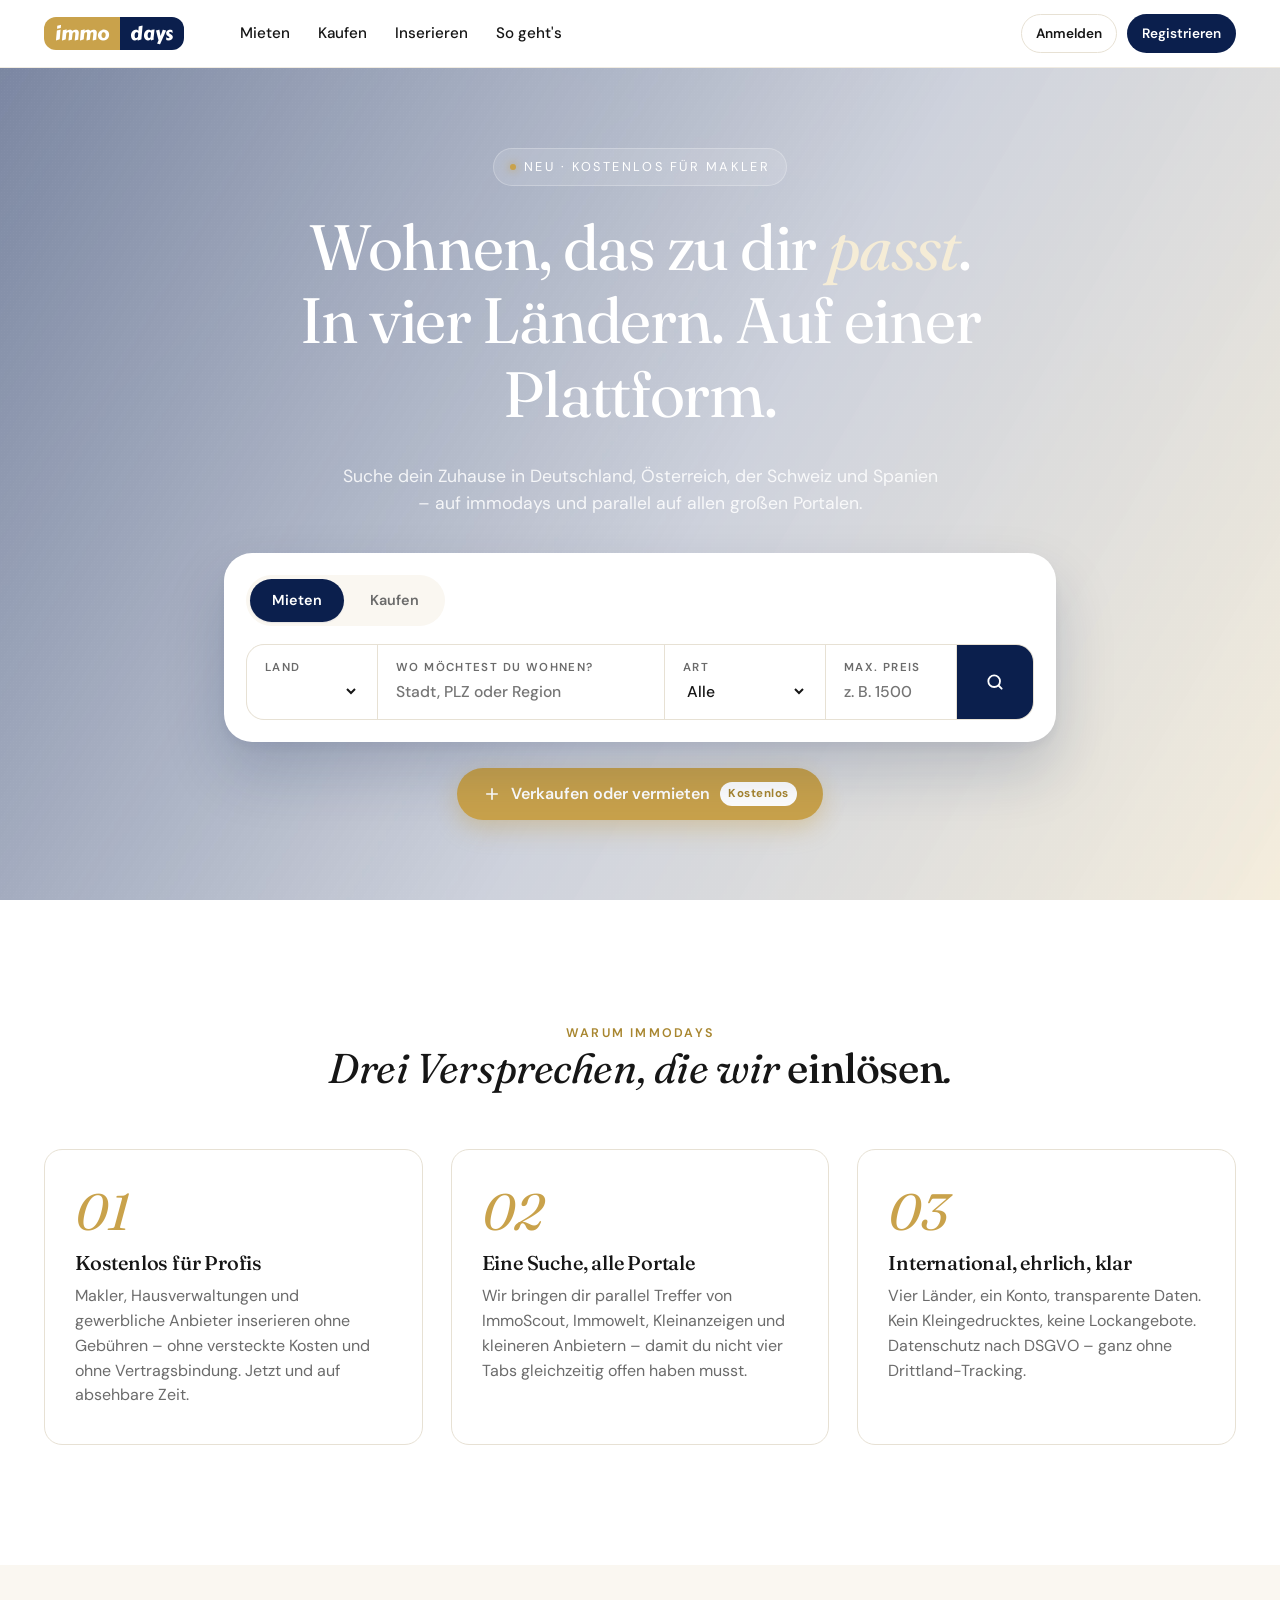
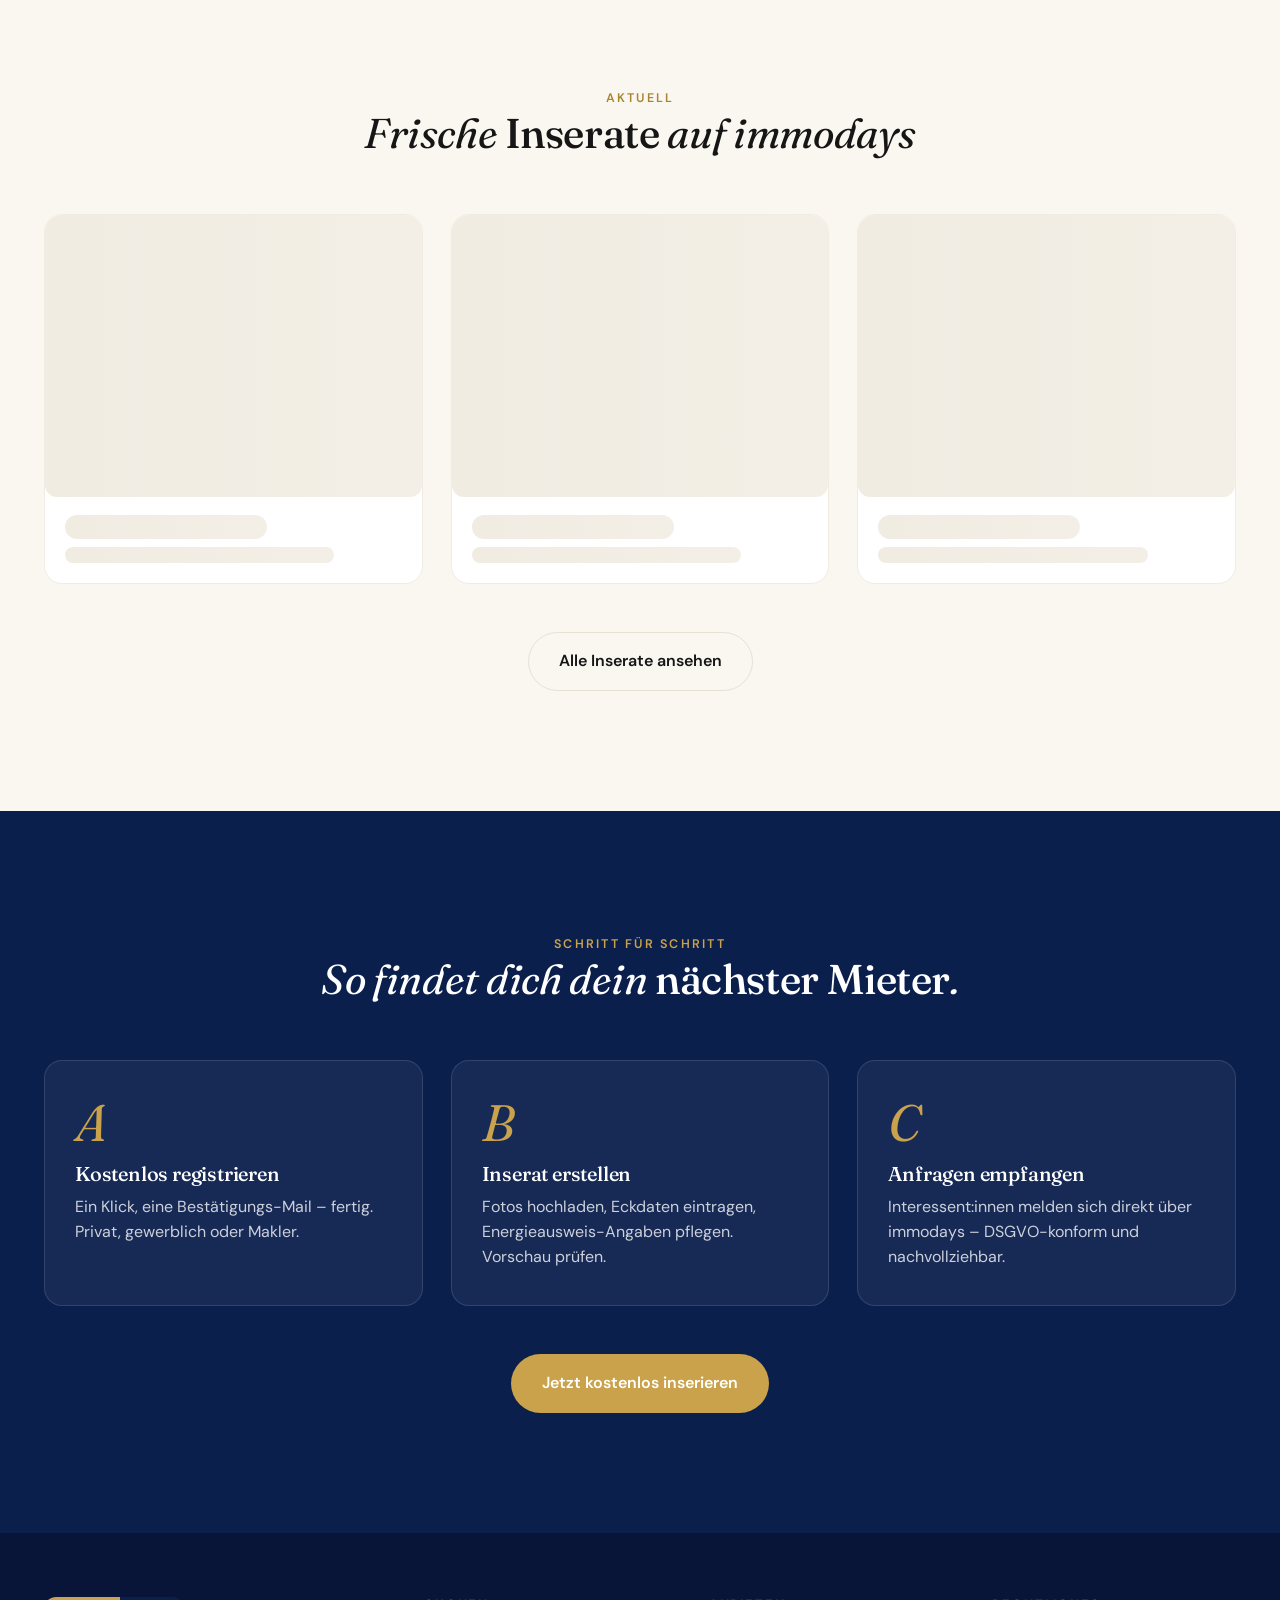
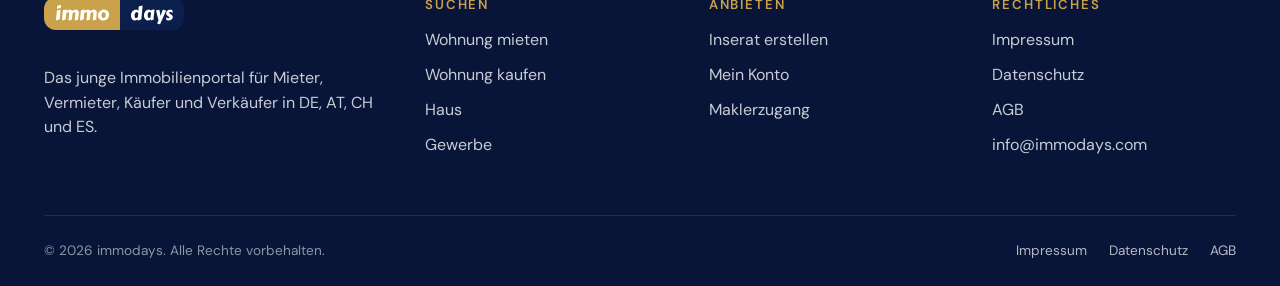
<file: index.html>
<!doctype html>
<html lang="de">
<head>
  <meta charset="utf-8" />
  <meta name="viewport" content="width=device-width, initial-scale=1" />
  <title>immodays – Immobilien finden, kostenlos inserieren</title>
  <meta name="description" content="immodays – das internationale Immobilienportal für Mieter, Vermieter, Käufer und Verkäufer. Kostenlose Inserate für Makler. Suche in Deutschland, Österreich, Schweiz und Spanien." />
  <link rel="preconnect" href="https://fonts.googleapis.com" />
  <link rel="preconnect" href="https://fonts.gstatic.com" crossorigin />
  <link rel="stylesheet" href="css/styles.css" />
  <link rel="icon" type="image/svg+xml" href="data:image/svg+xml;utf8,<svg xmlns='http://www.w3.org/2000/svg' viewBox='0 0 32 32'><rect width='16' height='32' fill='%23c9a24b'/><rect x='16' width='16' height='32' fill='%230b1f4d'/></svg>" />
</head>
<body>

<!-- ========== Navigation ========== -->
<nav class="nav">
  <div class="nav-inner">
    <a href="index.html" class="logo logo--sm" aria-label="immodays Startseite">
      <span class="logo-immo">immo</span><span class="logo-days">days</span>
    </a>
    <div class="nav-links">
      <a href="suchen.html?listing_type=rent">Mieten</a>
      <a href="suchen.html?listing_type=buy">Kaufen</a>
      <a href="inserieren.html">Inserieren</a>
      <a href="#wie-funktionierts">So geht's</a>
    </div>
    <div class="nav-actions">
      <a href="anmelden.html" class="btn btn-ghost btn-sm" data-auth="logged-out">Anmelden</a>
      <a href="registrieren.html" class="btn btn-primary btn-sm" data-auth="logged-out">Registrieren</a>
      <a href="konto.html" class="btn btn-ghost btn-sm" data-auth="logged-in" style="display:none">Mein Konto</a>
      <a href="#" class="btn btn-primary btn-sm" data-auth="logged-in" data-action="signout" style="display:none">Logout</a>
    </div>
    <button class="nav-burger" aria-label="Menü">
      <svg width="24" height="24" viewBox="0 0 24 24" fill="none" stroke="currentColor" stroke-width="2"><path d="M3 6h18M3 12h18M3 18h18"/></svg>
    </button>
  </div>
</nav>

<!-- ========== Hero ========== -->
<section class="hero">
  <div class="hero-bg" aria-hidden="true"></div>
  <div class="hero-grain" aria-hidden="true"></div>
  <div class="hero-inner">
    <span class="hero-tag">Neu · Kostenlos für Makler</span>
    <h1>
      Wohnen, das zu dir <em>passt</em>.<br />
      In vier Ländern. Auf einer Plattform.
    </h1>
    <p class="hero-sub">Suche dein Zuhause in Deutschland, Österreich, der Schweiz und Spanien – auf immodays und parallel auf allen großen Portalen.</p>

    <!-- Such-Widget -->
    <form class="search-card" id="hero-search">
      <div class="search-tabs" role="tablist">
        <button type="button" class="search-tab is-active" data-tab="rent" role="tab" aria-selected="true">Mieten</button>
        <button type="button" class="search-tab"            data-tab="buy"  role="tab" aria-selected="false">Kaufen</button>
      </div>

      <div class="search-grid">
        <div class="search-cell">
          <label for="hs-country">Land</label>
          <select id="hs-country" name="country"></select>
        </div>
        <div class="search-cell">
          <label for="hs-where">Wo möchtest du wohnen?</label>
          <input id="hs-where" name="q" type="text" placeholder="Stadt, PLZ oder Region" />
        </div>
        <div class="search-cell">
          <label for="hs-type">Art</label>
          <select id="hs-type" name="property_type">
            <option value="">Alle</option>
            <option value="apartment">Wohnung</option>
            <option value="house">Haus</option>
            <option value="land">Grundstück</option>
            <option value="commercial">Gewerbe</option>
            <option value="room">Zimmer / WG</option>
          </select>
        </div>
        <div class="search-cell">
          <label for="hs-price">Max. Preis</label>
          <input id="hs-price" name="price_max" type="number" min="0" step="50" placeholder="z. B. 1500" />
        </div>
        <button class="search-submit" type="submit" aria-label="Suchen">
          <svg viewBox="0 0 24 24" fill="none" stroke="currentColor" stroke-width="2.2" stroke-linecap="round"><circle cx="11" cy="11" r="7"/><path d="m20 20-3.5-3.5"/></svg>
        </button>
      </div>
    </form>

    <div class="hero-actions">
      <a href="inserieren.html" class="sell-cta">
        <svg width="18" height="18" viewBox="0 0 24 24" fill="none" stroke="currentColor" stroke-width="2.2" stroke-linecap="round"><path d="M12 5v14M5 12h14"/></svg>
        Verkaufen oder vermieten
        <span class="badge">Kostenlos</span>
      </a>
    </div>
  </div>
</section>

<!-- ========== USPs ========== -->
<section class="section" id="vorteile">
  <div class="container">
    <div class="section-head">
      <span class="eyebrow">Warum immodays</span>
      <h2>Drei Versprechen, die wir <b>einlösen</b>.</h2>
    </div>
    <div class="usp-grid">
      <article class="usp">
        <div class="num">01</div>
        <h3>Kostenlos für Profis</h3>
        <p>Makler, Hausverwaltungen und gewerbliche Anbieter inserieren ohne Gebühren – ohne versteckte Kosten und ohne Vertragsbindung. Jetzt und auf absehbare Zeit.</p>
      </article>
      <article class="usp">
        <div class="num">02</div>
        <h3>Eine Suche, alle Portale</h3>
        <p>Wir bringen dir parallel Treffer von ImmoScout, Immowelt, Kleinanzeigen und kleineren Anbietern – damit du nicht vier Tabs gleichzeitig offen haben musst.</p>
      </article>
      <article class="usp">
        <div class="num">03</div>
        <h3>International, ehrlich, klar</h3>
        <p>Vier Länder, ein Konto, transparente Daten. Kein Kleingedrucktes, keine Lockangebote. Datenschutz nach DSGVO – ganz ohne Drittland-Tracking.</p>
      </article>
    </div>
  </div>
</section>

<!-- ========== Featured Listings ========== -->
<section class="section section-cream">
  <div class="container">
    <div class="section-head">
      <span class="eyebrow">Aktuell</span>
      <h2>Frische <b>Inserate</b> auf immodays</h2>
    </div>
    <div class="cards-grid" id="featured-grid">
      <!-- Skeletons -->
      <div class="card"><div class="skeleton" style="aspect-ratio:4/3"></div><div class="card-body"><div class="skeleton" style="height:24px;width:60%;margin-bottom:8px"></div><div class="skeleton" style="height:16px;width:80%"></div></div></div>
      <div class="card"><div class="skeleton" style="aspect-ratio:4/3"></div><div class="card-body"><div class="skeleton" style="height:24px;width:60%;margin-bottom:8px"></div><div class="skeleton" style="height:16px;width:80%"></div></div></div>
      <div class="card"><div class="skeleton" style="aspect-ratio:4/3"></div><div class="card-body"><div class="skeleton" style="height:24px;width:60%;margin-bottom:8px"></div><div class="skeleton" style="height:16px;width:80%"></div></div></div>
    </div>
    <div style="text-align:center;margin-top:48px">
      <a href="suchen.html" class="btn btn-ghost btn-lg">Alle Inserate ansehen</a>
    </div>
  </div>
</section>

<!-- ========== So geht's ========== -->
<section class="section section-navy" id="wie-funktionierts">
  <div class="container">
    <div class="section-head">
      <span class="eyebrow">Schritt für Schritt</span>
      <h2 style="color:#fff">So findet dich dein <b>nächster Mieter</b>.</h2>
    </div>
    <div class="usp-grid" style="--c-line:transparent">
      <article class="usp" style="background:rgba(255,255,255,.05);border-color:rgba(255,255,255,.12);color:#fff">
        <div class="num">A</div>
        <h3 style="color:#fff">Kostenlos registrieren</h3>
        <p style="color:rgba(255,255,255,.78)">Ein Klick, eine Bestätigungs-Mail – fertig. Privat, gewerblich oder Makler.</p>
      </article>
      <article class="usp" style="background:rgba(255,255,255,.05);border-color:rgba(255,255,255,.12);color:#fff">
        <div class="num">B</div>
        <h3 style="color:#fff">Inserat erstellen</h3>
        <p style="color:rgba(255,255,255,.78)">Fotos hochladen, Eckdaten eintragen, Energieausweis-Angaben pflegen. Vorschau prüfen.</p>
      </article>
      <article class="usp" style="background:rgba(255,255,255,.05);border-color:rgba(255,255,255,.12);color:#fff">
        <div class="num">C</div>
        <h3 style="color:#fff">Anfragen empfangen</h3>
        <p style="color:rgba(255,255,255,.78)">Interessent:innen melden sich direkt über immodays – DSGVO-konform und nachvollziehbar.</p>
      </article>
    </div>
    <div style="text-align:center;margin-top:48px">
      <a href="inserieren.html" class="btn btn-gold btn-lg">Jetzt kostenlos inserieren</a>
    </div>
  </div>
</section>

<!-- ========== Footer ========== -->
<footer class="footer">
  <div class="container">
    <div class="footer-grid">
      <div>
        <a href="index.html" class="logo logo--sm" style="margin-bottom:18px;display:inline-flex">
          <span class="logo-immo">immo</span><span class="logo-days">days</span>
        </a>
        <p style="margin-top:18px;max-width:340px">Das junge Immobilienportal für Mieter, Vermieter, Käufer und Verkäufer in DE, AT, CH und ES.</p>
      </div>
      <div>
        <h4>Suchen</h4>
        <ul>
          <li><a href="suchen.html?listing_type=rent">Wohnung mieten</a></li>
          <li><a href="suchen.html?listing_type=buy">Wohnung kaufen</a></li>
          <li><a href="suchen.html?property_type=house">Haus</a></li>
          <li><a href="suchen.html?property_type=commercial">Gewerbe</a></li>
        </ul>
      </div>
      <div>
        <h4>Anbieten</h4>
        <ul>
          <li><a href="inserieren.html">Inserat erstellen</a></li>
          <li><a href="konto.html">Mein Konto</a></li>
          <li><a href="registrieren.html">Maklerzugang</a></li>
        </ul>
      </div>
      <div>
        <h4>Rechtliches</h4>
        <ul>
          <li><a href="impressum.html">Impressum</a></li>
          <li><a href="datenschutz.html">Datenschutz</a></li>
          <li><a href="agb.html">AGB</a></li>
          <li><a href="mailto:info@immodays.com">info@immodays.com</a></li>
        </ul>
      </div>
    </div>
    <div class="footer-bottom">
      <span>© 2026 immodays. Alle Rechte vorbehalten.</span>
      <span>
        <a href="impressum.html">Impressum</a>
        <a href="datenschutz.html">Datenschutz</a>
        <a href="agb.html">AGB</a>
      </span>
    </div>
  </div>
</footer>

<script type="module">
  import { fillCountrySelect, fmt, escapeHtml } from './js/main.js';
  import { supabase } from './js/supabase.js';

  // Country-Select befüllen
  fillCountrySelect(document.getElementById('hs-country'));

  // Tab-Toggle (mieten / kaufen)
  let listingType = 'rent';
  document.querySelectorAll('.search-tab').forEach(btn => {
    btn.addEventListener('click', () => {
      document.querySelectorAll('.search-tab').forEach(b => {
        b.classList.toggle('is-active', b === btn);
        b.setAttribute('aria-selected', b === btn);
      });
      listingType = btn.dataset.tab;
    });
  });

  // Submit
  document.getElementById('hero-search').addEventListener('submit', e => {
    e.preventDefault();
    const fd = new FormData(e.target);
    const params = new URLSearchParams({ listing_type: listingType });
    for (const [k, v] of fd.entries()) {
      if (v) params.set(k, v);
    }
    window.location.href = 'suchen.html?' + params.toString();
  });

  // Featured Listings laden
  async function loadFeatured() {
    const grid = document.getElementById('featured-grid');
    const { data, error } = await supabase
      .from('properties')
      .select('id, title, city, country, price, currency, listing_type, rooms, living_area, images, source')
      .eq('status', 'active')
      .order('created_at', { ascending: false })
      .limit(6);

    if (error || !data || data.length === 0) {
      grid.innerHTML = `
        <div class="empty-state" style="grid-column:1/-1">
          <p>Noch keine Inserate veröffentlicht. Sei der oder die Erste – <a href="inserieren.html">jetzt inserieren</a>.</p>
        </div>`;
      return;
    }

    grid.innerHTML = data.map(p => {
      const img = (p.images && p.images[0]) || 'https://images.unsplash.com/photo-1522708323590-d24dbb6b0267?w=800&q=70';
      const tag = p.listing_type === 'rent' ? 'Miete' : 'Kauf';
      const sourceTag = p.source && p.source !== 'immodays' ? `<span class="card-source">${escapeHtml(p.source)}</span>` : '';
      return `
        <a href="inserat.html?id=${p.id}" class="card">
          <div class="card-media">
            <img src="${img}" alt="${escapeHtml(p.title || '')}" loading="lazy" />
            <span class="card-tag${p.listing_type === 'buy' ? ' is-gold' : ''}">${tag}</span>
            ${sourceTag}
          </div>
          <div class="card-body">
            <div class="card-price">${fmt.price(p.price, p.currency || 'EUR')}${p.listing_type === 'rent' ? ' <small style="font-size:.7em;color:#9a9a9a">/ Monat</small>' : ''}</div>
            <div class="card-title">${escapeHtml(p.title || '')}</div>
            <div class="card-loc">${escapeHtml(p.city || '')}, ${escapeHtml(p.country || '')}</div>
            <div class="card-stats">
              ${p.rooms ? `<span>🛏 ${p.rooms} Zi.</span>` : ''}
              ${p.living_area ? `<span>📐 ${fmt.area(p.living_area)}</span>` : ''}
            </div>
          </div>
        </a>`;
    }).join('');
  }
  loadFeatured();
</script>

</body>
</html>
</file>
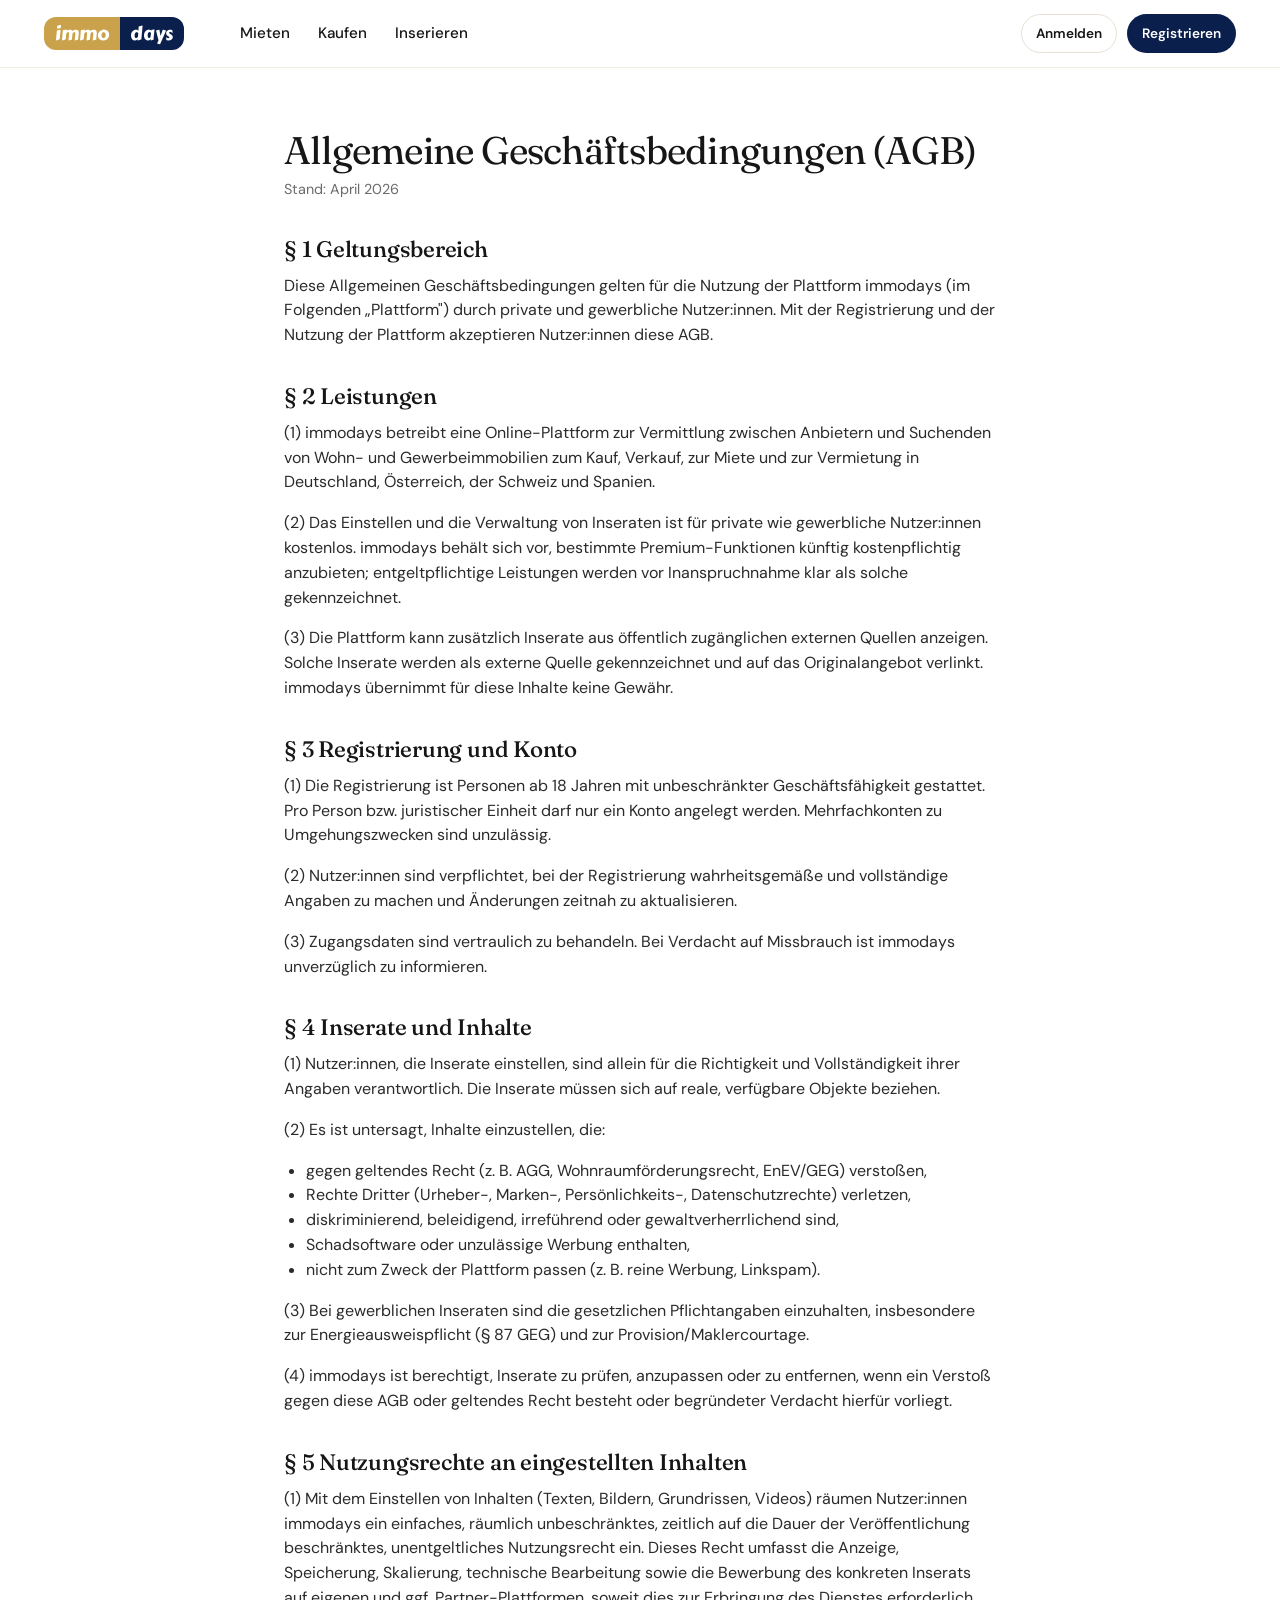
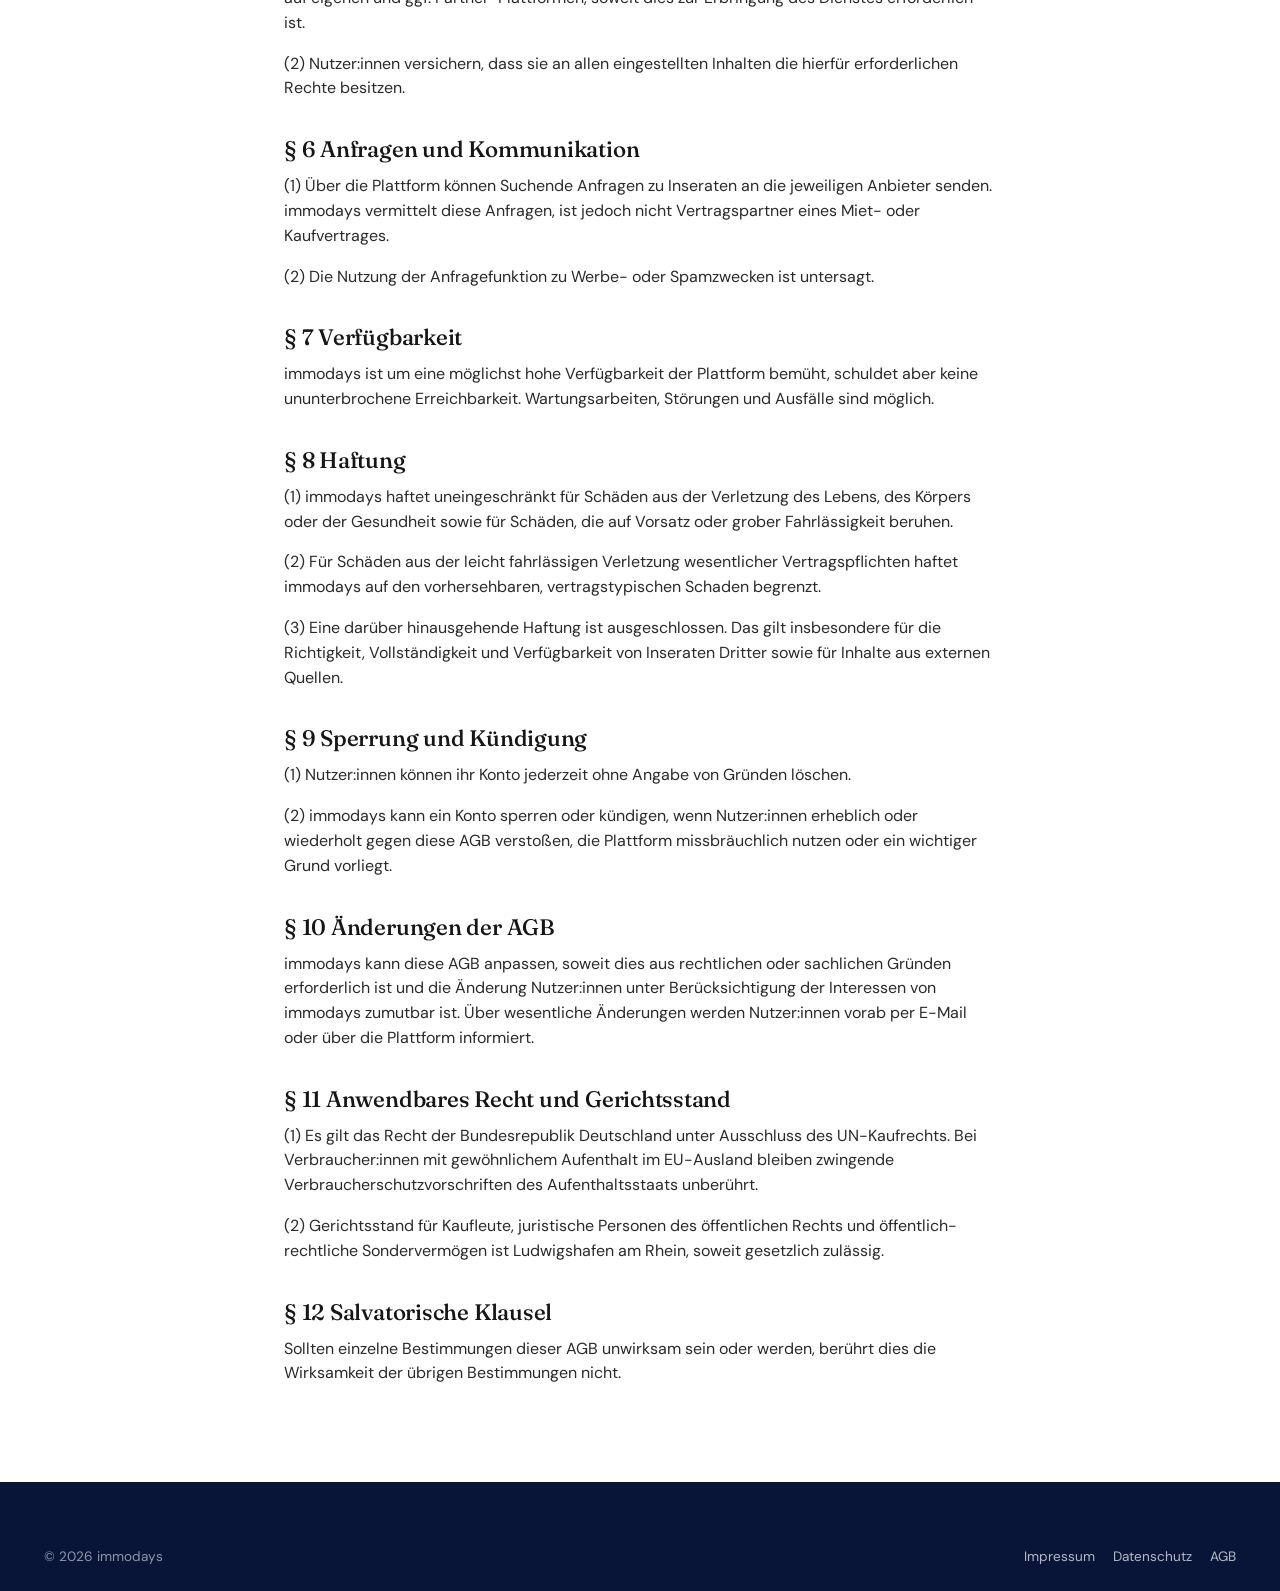
<file: agb.html>
<!doctype html>
<html lang="de">
<head>
  <meta charset="utf-8" />
  <meta name="viewport" content="width=device-width, initial-scale=1" />
  <title>AGB – immodays</title>
  <link rel="stylesheet" href="css/styles.css" />
  <link rel="icon" type="image/svg+xml" href="data:image/svg+xml;utf8,<svg xmlns='http://www.w3.org/2000/svg' viewBox='0 0 32 32'><rect width='16' height='32' fill='%23c9a24b'/><rect x='16' width='16' height='32' fill='%230b1f4d'/></svg>" />
</head>
<body>

<nav class="nav">
  <div class="nav-inner">
    <a href="index.html" class="logo logo--sm"><span class="logo-immo">immo</span><span class="logo-days">days</span></a>
    <div class="nav-links">
      <a href="suchen.html?listing_type=rent">Mieten</a>
      <a href="suchen.html?listing_type=buy">Kaufen</a>
      <a href="inserieren.html">Inserieren</a>
    </div>
    <div class="nav-actions">
      <a href="anmelden.html" class="btn btn-ghost btn-sm" data-auth="logged-out">Anmelden</a>
      <a href="registrieren.html" class="btn btn-primary btn-sm" data-auth="logged-out">Registrieren</a>
      <a href="konto.html" class="btn btn-ghost btn-sm" data-auth="logged-in" style="display:none">Mein Konto</a>
      <a href="#" class="btn btn-primary btn-sm" data-auth="logged-in" data-action="signout" style="display:none">Logout</a>
    </div>
  </div>
</nav>

<article class="legal-wrap">
  <h1>Allgemeine Geschäftsbedingungen (AGB)</h1>
  <p class="updated">Stand: April 2026</p>

  <h2>§ 1 Geltungsbereich</h2>
  <p>Diese Allgemeinen Geschäftsbedingungen gelten für die Nutzung der Plattform immodays (im Folgenden „Plattform") durch private und gewerbliche Nutzer:innen. Mit der Registrierung und der Nutzung der Plattform akzeptieren Nutzer:innen diese AGB.</p>

  <h2>§ 2 Leistungen</h2>
  <p>(1) immodays betreibt eine Online-Plattform zur Vermittlung zwischen Anbietern und Suchenden von Wohn- und Gewerbeimmobilien zum Kauf, Verkauf, zur Miete und zur Vermietung in Deutschland, Österreich, der Schweiz und Spanien.</p>
  <p>(2) Das Einstellen und die Verwaltung von Inseraten ist für private wie gewerbliche Nutzer:innen kostenlos. immodays behält sich vor, bestimmte Premium-Funktionen künftig kostenpflichtig anzubieten; entgeltpflichtige Leistungen werden vor Inanspruchnahme klar als solche gekennzeichnet.</p>
  <p>(3) Die Plattform kann zusätzlich Inserate aus öffentlich zugänglichen externen Quellen anzeigen. Solche Inserate werden als externe Quelle gekennzeichnet und auf das Originalangebot verlinkt. immodays übernimmt für diese Inhalte keine Gewähr.</p>

  <h2>§ 3 Registrierung und Konto</h2>
  <p>(1) Die Registrierung ist Personen ab 18 Jahren mit unbeschränkter Geschäftsfähigkeit gestattet. Pro Person bzw. juristischer Einheit darf nur ein Konto angelegt werden. Mehrfachkonten zu Umgehungszwecken sind unzulässig.</p>
  <p>(2) Nutzer:innen sind verpflichtet, bei der Registrierung wahrheitsgemäße und vollständige Angaben zu machen und Änderungen zeitnah zu aktualisieren.</p>
  <p>(3) Zugangsdaten sind vertraulich zu behandeln. Bei Verdacht auf Missbrauch ist immodays unverzüglich zu informieren.</p>

  <h2>§ 4 Inserate und Inhalte</h2>
  <p>(1) Nutzer:innen, die Inserate einstellen, sind allein für die Richtigkeit und Vollständigkeit ihrer Angaben verantwortlich. Die Inserate müssen sich auf reale, verfügbare Objekte beziehen.</p>
  <p>(2) Es ist untersagt, Inhalte einzustellen, die:</p>
  <ul>
    <li>gegen geltendes Recht (z. B. AGG, Wohnraumförderungsrecht, EnEV/GEG) verstoßen,</li>
    <li>Rechte Dritter (Urheber-, Marken-, Persönlichkeits-, Datenschutzrechte) verletzen,</li>
    <li>diskriminierend, beleidigend, irreführend oder gewaltverherrlichend sind,</li>
    <li>Schadsoftware oder unzulässige Werbung enthalten,</li>
    <li>nicht zum Zweck der Plattform passen (z. B. reine Werbung, Linkspam).</li>
  </ul>
  <p>(3) Bei gewerblichen Inseraten sind die gesetzlichen Pflichtangaben einzuhalten, insbesondere zur Energieausweispflicht (§ 87 GEG) und zur Provision/Maklercourtage.</p>
  <p>(4) immodays ist berechtigt, Inserate zu prüfen, anzupassen oder zu entfernen, wenn ein Verstoß gegen diese AGB oder geltendes Recht besteht oder begründeter Verdacht hierfür vorliegt.</p>

  <h2>§ 5 Nutzungsrechte an eingestellten Inhalten</h2>
  <p>(1) Mit dem Einstellen von Inhalten (Texten, Bildern, Grundrissen, Videos) räumen Nutzer:innen immodays ein einfaches, räumlich unbeschränktes, zeitlich auf die Dauer der Veröffentlichung beschränktes, unentgeltliches Nutzungsrecht ein. Dieses Recht umfasst die Anzeige, Speicherung, Skalierung, technische Bearbeitung sowie die Bewerbung des konkreten Inserats auf eigenen und ggf. Partner-Plattformen, soweit dies zur Erbringung des Dienstes erforderlich ist.</p>
  <p>(2) Nutzer:innen versichern, dass sie an allen eingestellten Inhalten die hierfür erforderlichen Rechte besitzen.</p>

  <h2>§ 6 Anfragen und Kommunikation</h2>
  <p>(1) Über die Plattform können Suchende Anfragen zu Inseraten an die jeweiligen Anbieter senden. immodays vermittelt diese Anfragen, ist jedoch nicht Vertragspartner eines Miet- oder Kaufvertrages.</p>
  <p>(2) Die Nutzung der Anfragefunktion zu Werbe- oder Spamzwecken ist untersagt.</p>

  <h2>§ 7 Verfügbarkeit</h2>
  <p>immodays ist um eine möglichst hohe Verfügbarkeit der Plattform bemüht, schuldet aber keine ununterbrochene Erreichbarkeit. Wartungsarbeiten, Störungen und Ausfälle sind möglich.</p>

  <h2>§ 8 Haftung</h2>
  <p>(1) immodays haftet uneingeschränkt für Schäden aus der Verletzung des Lebens, des Körpers oder der Gesundheit sowie für Schäden, die auf Vorsatz oder grober Fahrlässigkeit beruhen.</p>
  <p>(2) Für Schäden aus der leicht fahrlässigen Verletzung wesentlicher Vertragspflichten haftet immodays auf den vorhersehbaren, vertragstypischen Schaden begrenzt.</p>
  <p>(3) Eine darüber hinausgehende Haftung ist ausgeschlossen. Das gilt insbesondere für die Richtigkeit, Vollständigkeit und Verfügbarkeit von Inseraten Dritter sowie für Inhalte aus externen Quellen.</p>

  <h2>§ 9 Sperrung und Kündigung</h2>
  <p>(1) Nutzer:innen können ihr Konto jederzeit ohne Angabe von Gründen löschen.</p>
  <p>(2) immodays kann ein Konto sperren oder kündigen, wenn Nutzer:innen erheblich oder wiederholt gegen diese AGB verstoßen, die Plattform missbräuchlich nutzen oder ein wichtiger Grund vorliegt.</p>

  <h2>§ 10 Änderungen der AGB</h2>
  <p>immodays kann diese AGB anpassen, soweit dies aus rechtlichen oder sachlichen Gründen erforderlich ist und die Änderung Nutzer:innen unter Berücksichtigung der Interessen von immodays zumutbar ist. Über wesentliche Änderungen werden Nutzer:innen vorab per E-Mail oder über die Plattform informiert.</p>

  <h2>§ 11 Anwendbares Recht und Gerichtsstand</h2>
  <p>(1) Es gilt das Recht der Bundesrepublik Deutschland unter Ausschluss des UN-Kaufrechts. Bei Verbraucher:innen mit gewöhnlichem Aufenthalt im EU-Ausland bleiben zwingende Verbraucherschutzvorschriften des Aufenthaltsstaats unberührt.</p>
  <p>(2) Gerichtsstand für Kaufleute, juristische Personen des öffentlichen Rechts und öffentlich-rechtliche Sondervermögen ist Ludwigshafen am Rhein, soweit gesetzlich zulässig.</p>

  <h2>§ 12 Salvatorische Klausel</h2>
  <p>Sollten einzelne Bestimmungen dieser AGB unwirksam sein oder werden, berührt dies die Wirksamkeit der übrigen Bestimmungen nicht.</p>
</article>

<footer class="footer">
  <div class="container">
    <div class="footer-bottom" style="border:0;padding:0">
      <span>© 2026 immodays</span>
      <span><a href="impressum.html">Impressum</a><a href="datenschutz.html">Datenschutz</a><a href="agb.html">AGB</a></span>
    </div>
  </div>
</footer>

<script type="module" src="js/main.js"></script>

</body>
</html>
</file>
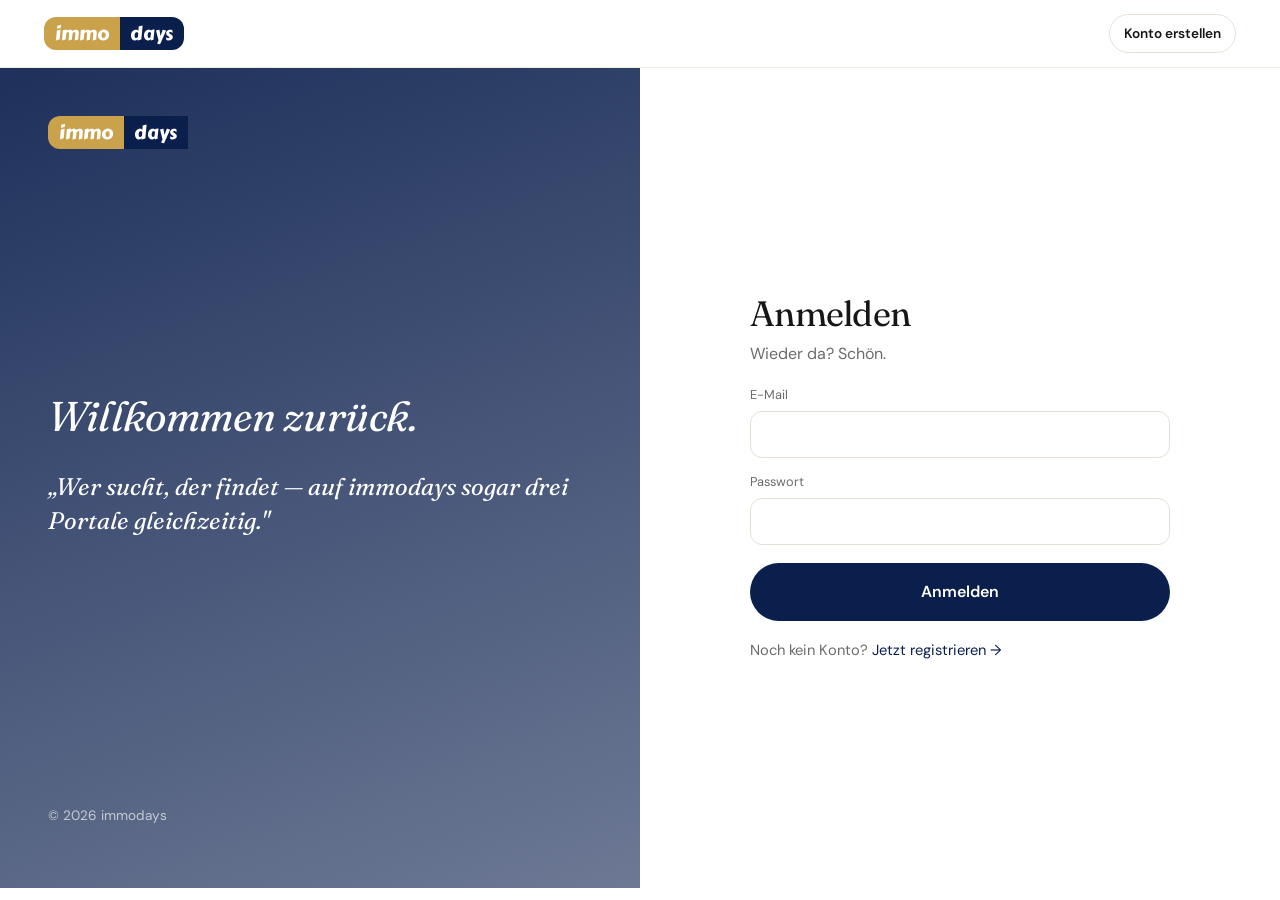
<file: anmelden.html>
<!doctype html>
<html lang="de">
<head>
  <meta charset="utf-8" />
  <meta name="viewport" content="width=device-width, initial-scale=1" />
  <title>Anmelden – immodays</title>
  <link rel="stylesheet" href="css/styles.css" />
  <link rel="icon" type="image/svg+xml" href="data:image/svg+xml;utf8,<svg xmlns='http://www.w3.org/2000/svg' viewBox='0 0 32 32'><rect width='16' height='32' fill='%23c9a24b'/><rect x='16' width='16' height='32' fill='%230b1f4d'/></svg>" />
</head>
<body>

<nav class="nav">
  <div class="nav-inner">
    <a href="index.html" class="logo logo--sm"><span class="logo-immo">immo</span><span class="logo-days">days</span></a>
    <div class="nav-links"></div>
    <div class="nav-actions">
      <a href="registrieren.html" class="btn btn-ghost btn-sm">Konto erstellen</a>
    </div>
  </div>
</nav>

<div class="auth-wrap">
  <aside class="auth-aside">
    <a href="index.html" class="logo logo--sm" style="background:transparent">
      <span class="logo-immo">immo</span><span class="logo-days">days</span>
    </a>
    <div>
      <h2 style="font-style:italic;font-weight:400">Willkommen zurück.</h2>
      <p class="quote" style="margin-top:30px">„Wer sucht, der findet — auf immodays sogar drei Portale gleichzeitig."</p>
    </div>
    <p style="font-size:.85rem;color:rgba(255,255,255,.65)">© 2026 immodays</p>
  </aside>

  <div class="auth-form-wrap">
    <form class="auth-form" id="login-form">
      <h1>Anmelden</h1>
      <p class="muted">Wieder da? Schön.</p>

      <div id="auth-msg" style="margin:18px 0"></div>

      <div class="field" style="margin-bottom:14px">
        <label>E-Mail</label>
        <input type="email" name="email" required autocomplete="email" />
      </div>
      <div class="field" style="margin-bottom:18px">
        <label>Passwort</label>
        <input type="password" name="password" required autocomplete="current-password" />
      </div>
      <button class="btn btn-primary btn-block btn-lg" type="submit">Anmelden</button>

      <div class="switch">
        Noch kein Konto? <a href="registrieren.html">Jetzt registrieren →</a>
      </div>
    </form>
  </div>
</div>

<script type="module">
  import { supabase } from './js/supabase.js';
  import { escapeHtml, getQuery } from './js/main.js';

  document.getElementById('login-form').addEventListener('submit', async e => {
    e.preventDefault();
    const fd = new FormData(e.target);
    const msg = document.getElementById('auth-msg');
    msg.innerHTML = '';

    const { error } = await supabase.auth.signInWithPassword({
      email:    fd.get('email'),
      password: fd.get('password'),
    });

    if (error) {
      msg.innerHTML = `<div class="alert alert-error">${escapeHtml(error.message)}</div>`;
      return;
    }
    const next = getQuery().next;
    window.location.href = next ? decodeURIComponent(next) : 'konto.html';
  });
</script>

</body>
</html>
</file>
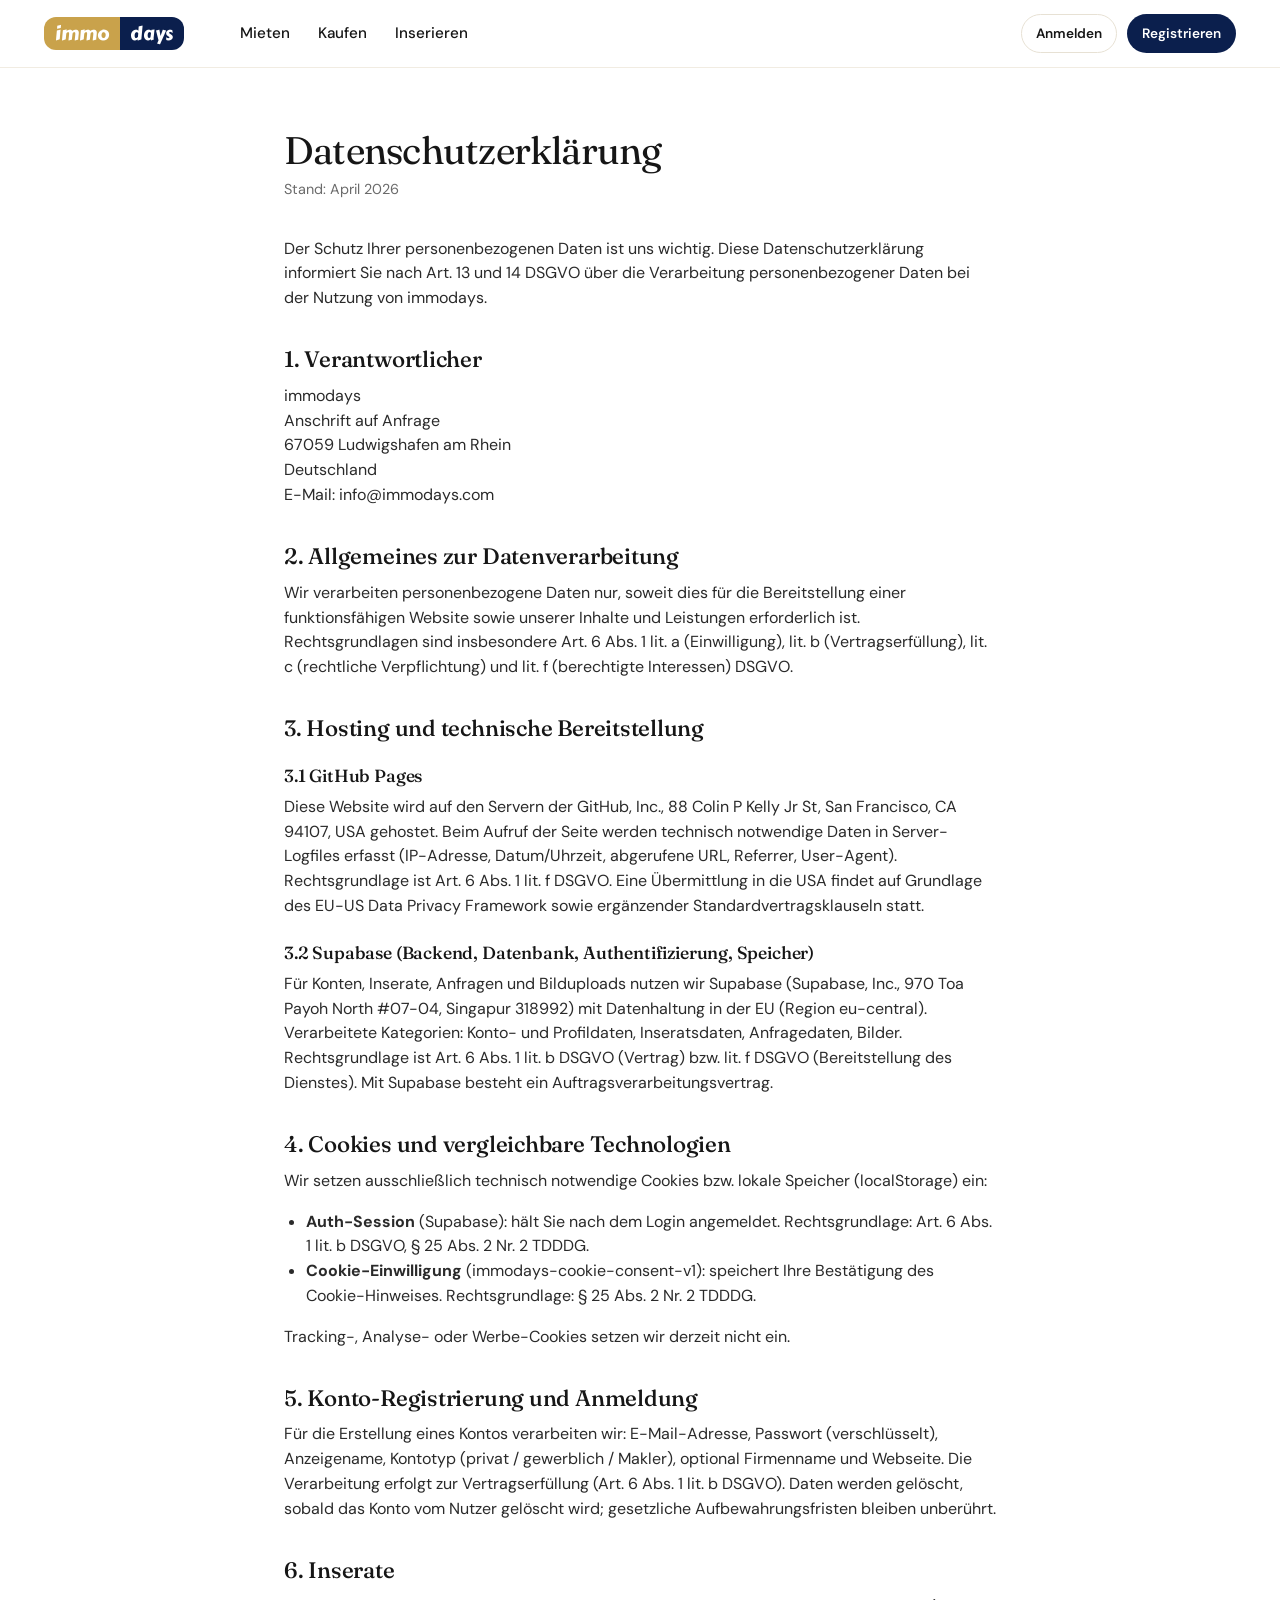
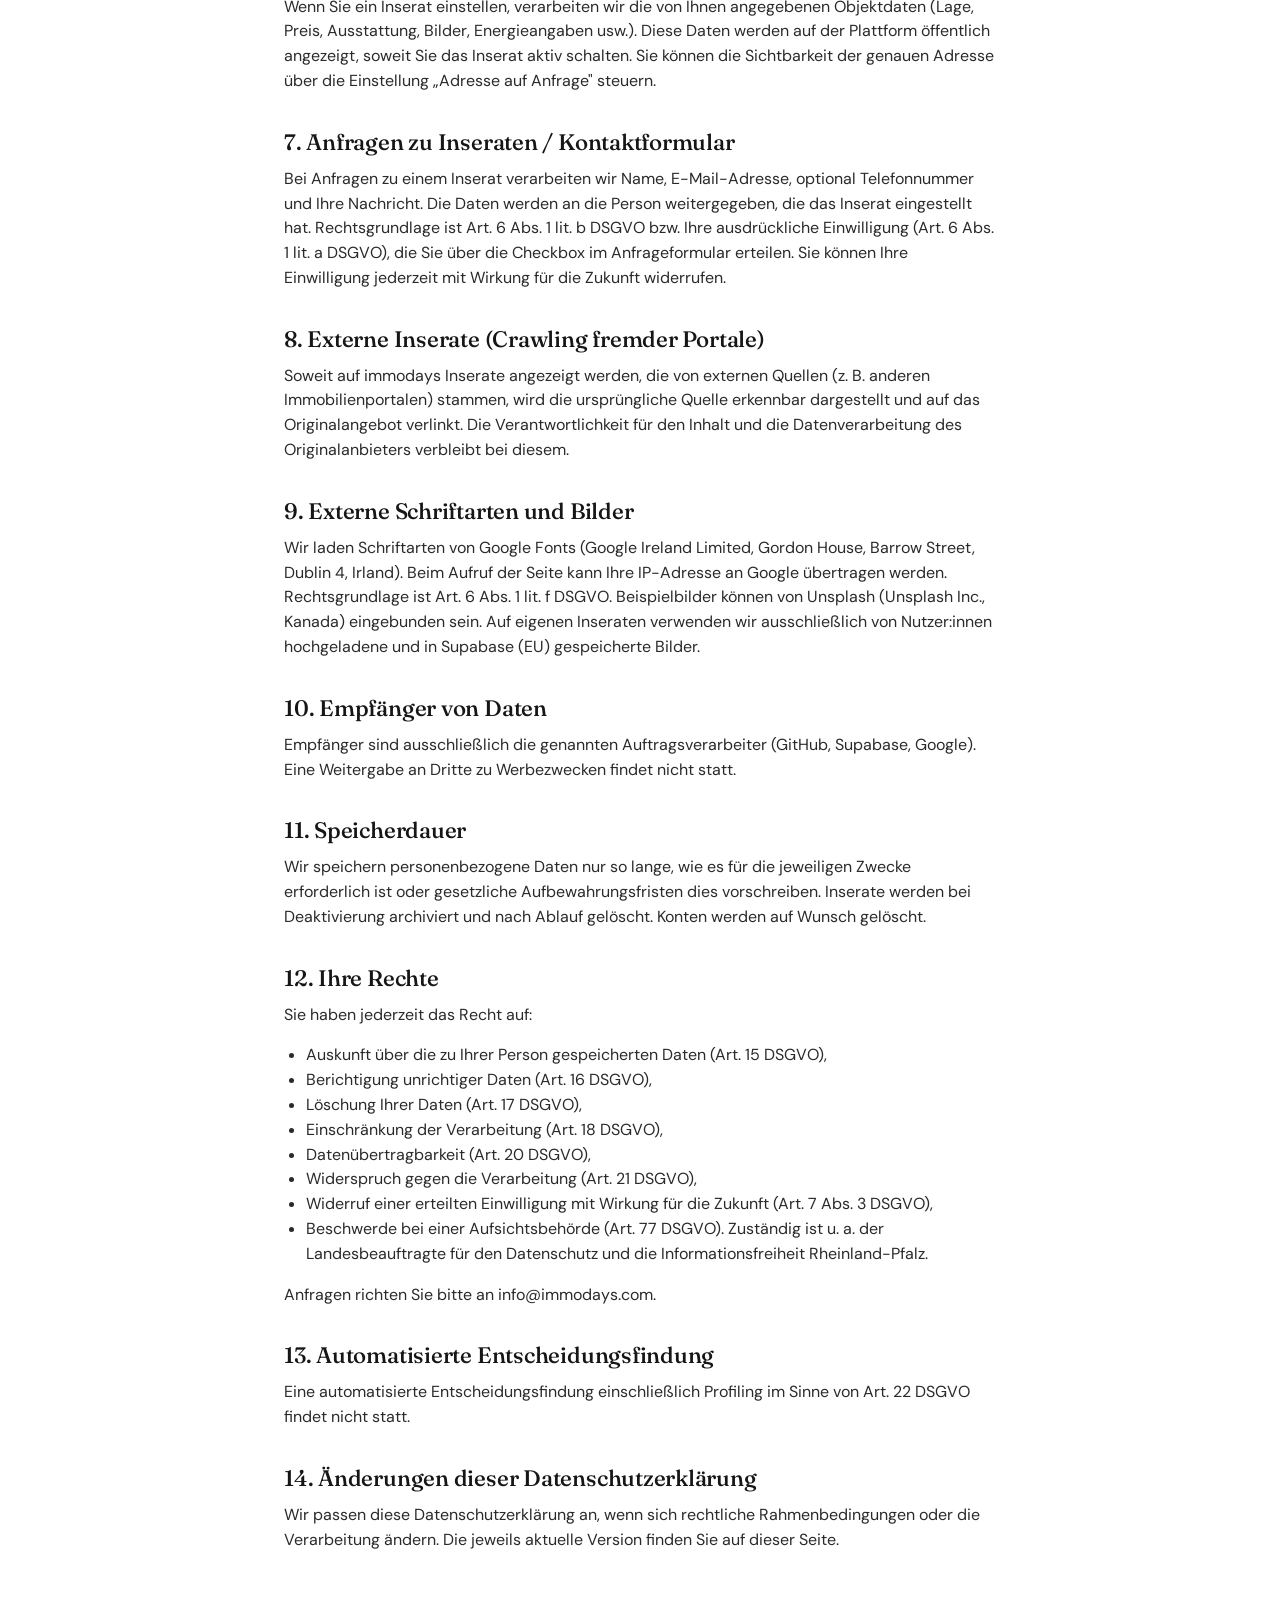
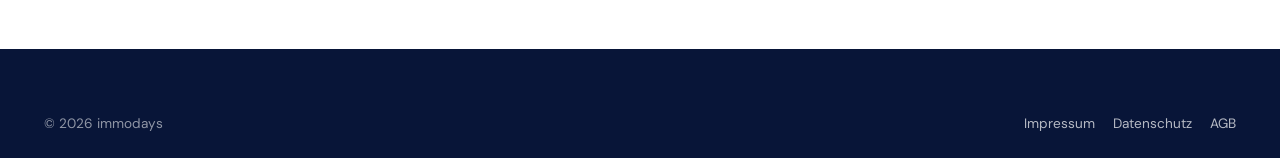
<file: datenschutz.html>
<!doctype html>
<html lang="de">
<head>
  <meta charset="utf-8" />
  <meta name="viewport" content="width=device-width, initial-scale=1" />
  <title>Datenschutzerklärung – immodays</title>
  <link rel="stylesheet" href="css/styles.css" />
  <link rel="icon" type="image/svg+xml" href="data:image/svg+xml;utf8,<svg xmlns='http://www.w3.org/2000/svg' viewBox='0 0 32 32'><rect width='16' height='32' fill='%23c9a24b'/><rect x='16' width='16' height='32' fill='%230b1f4d'/></svg>" />
</head>
<body>

<nav class="nav">
  <div class="nav-inner">
    <a href="index.html" class="logo logo--sm"><span class="logo-immo">immo</span><span class="logo-days">days</span></a>
    <div class="nav-links">
      <a href="suchen.html?listing_type=rent">Mieten</a>
      <a href="suchen.html?listing_type=buy">Kaufen</a>
      <a href="inserieren.html">Inserieren</a>
    </div>
    <div class="nav-actions">
      <a href="anmelden.html" class="btn btn-ghost btn-sm" data-auth="logged-out">Anmelden</a>
      <a href="registrieren.html" class="btn btn-primary btn-sm" data-auth="logged-out">Registrieren</a>
      <a href="konto.html" class="btn btn-ghost btn-sm" data-auth="logged-in" style="display:none">Mein Konto</a>
      <a href="#" class="btn btn-primary btn-sm" data-auth="logged-in" data-action="signout" style="display:none">Logout</a>
    </div>
  </div>
</nav>

<article class="legal-wrap">
  <h1>Datenschutzerklärung</h1>
  <p class="updated">Stand: April 2026</p>

  <p>Der Schutz Ihrer personenbezogenen Daten ist uns wichtig. Diese Datenschutzerklärung informiert Sie nach Art. 13 und 14 DSGVO über die Verarbeitung personenbezogener Daten bei der Nutzung von immodays.</p>

  <h2>1. Verantwortlicher</h2>
  <p>
    immodays<br />
    Anschrift auf Anfrage<br />
    67059 Ludwigshafen am Rhein<br />
    Deutschland<br />
    E-Mail: info@immodays.com
  </p>

  <h2>2. Allgemeines zur Datenverarbeitung</h2>
  <p>Wir verarbeiten personenbezogene Daten nur, soweit dies für die Bereitstellung einer funktionsfähigen Website sowie unserer Inhalte und Leistungen erforderlich ist. Rechtsgrundlagen sind insbesondere Art. 6 Abs. 1 lit. a (Einwilligung), lit. b (Vertragserfüllung), lit. c (rechtliche Verpflichtung) und lit. f (berechtigte Interessen) DSGVO.</p>

  <h2>3. Hosting und technische Bereitstellung</h2>
  <h3>3.1 GitHub Pages</h3>
  <p>Diese Website wird auf den Servern der GitHub, Inc., 88 Colin P Kelly Jr St, San Francisco, CA 94107, USA gehostet. Beim Aufruf der Seite werden technisch notwendige Daten in Server-Logfiles erfasst (IP-Adresse, Datum/Uhrzeit, abgerufene URL, Referrer, User-Agent). Rechtsgrundlage ist Art. 6 Abs. 1 lit. f DSGVO. Eine Übermittlung in die USA findet auf Grundlage des EU-US Data Privacy Framework sowie ergänzender Standardvertragsklauseln statt.</p>

  <h3>3.2 Supabase (Backend, Datenbank, Authentifizierung, Speicher)</h3>
  <p>Für Konten, Inserate, Anfragen und Bilduploads nutzen wir Supabase (Supabase, Inc., 970 Toa Payoh North #07-04, Singapur 318992) mit Datenhaltung in der EU (Region eu-central). Verarbeitete Kategorien: Konto- und Profildaten, Inseratsdaten, Anfragedaten, Bilder. Rechtsgrundlage ist Art. 6 Abs. 1 lit. b DSGVO (Vertrag) bzw. lit. f DSGVO (Bereitstellung des Dienstes). Mit Supabase besteht ein Auftragsverarbeitungsvertrag.</p>

  <h2>4. Cookies und vergleichbare Technologien</h2>
  <p>Wir setzen ausschließlich technisch notwendige Cookies bzw. lokale Speicher (localStorage) ein:</p>
  <ul>
    <li><strong>Auth-Session</strong> (Supabase): hält Sie nach dem Login angemeldet. Rechtsgrundlage: Art. 6 Abs. 1 lit. b DSGVO, § 25 Abs. 2 Nr. 2 TDDDG.</li>
    <li><strong>Cookie-Einwilligung</strong> (immodays-cookie-consent-v1): speichert Ihre Bestätigung des Cookie-Hinweises. Rechtsgrundlage: § 25 Abs. 2 Nr. 2 TDDDG.</li>
  </ul>
  <p>Tracking-, Analyse- oder Werbe-Cookies setzen wir derzeit nicht ein.</p>

  <h2>5. Konto-Registrierung und Anmeldung</h2>
  <p>Für die Erstellung eines Kontos verarbeiten wir: E-Mail-Adresse, Passwort (verschlüsselt), Anzeigename, Kontotyp (privat / gewerblich / Makler), optional Firmenname und Webseite. Die Verarbeitung erfolgt zur Vertragserfüllung (Art. 6 Abs. 1 lit. b DSGVO). Daten werden gelöscht, sobald das Konto vom Nutzer gelöscht wird; gesetzliche Aufbewahrungsfristen bleiben unberührt.</p>

  <h2>6. Inserate</h2>
  <p>Wenn Sie ein Inserat einstellen, verarbeiten wir die von Ihnen angegebenen Objektdaten (Lage, Preis, Ausstattung, Bilder, Energieangaben usw.). Diese Daten werden auf der Plattform öffentlich angezeigt, soweit Sie das Inserat aktiv schalten. Sie können die Sichtbarkeit der genauen Adresse über die Einstellung „Adresse auf Anfrage" steuern.</p>

  <h2>7. Anfragen zu Inseraten / Kontaktformular</h2>
  <p>Bei Anfragen zu einem Inserat verarbeiten wir Name, E-Mail-Adresse, optional Telefonnummer und Ihre Nachricht. Die Daten werden an die Person weitergegeben, die das Inserat eingestellt hat. Rechtsgrundlage ist Art. 6 Abs. 1 lit. b DSGVO bzw. Ihre ausdrückliche Einwilligung (Art. 6 Abs. 1 lit. a DSGVO), die Sie über die Checkbox im Anfrageformular erteilen. Sie können Ihre Einwilligung jederzeit mit Wirkung für die Zukunft widerrufen.</p>

  <h2>8. Externe Inserate (Crawling fremder Portale)</h2>
  <p>Soweit auf immodays Inserate angezeigt werden, die von externen Quellen (z. B. anderen Immobilienportalen) stammen, wird die ursprüngliche Quelle erkennbar dargestellt und auf das Originalangebot verlinkt. Die Verantwortlichkeit für den Inhalt und die Datenverarbeitung des Originalanbieters verbleibt bei diesem.</p>

  <h2>9. Externe Schriftarten und Bilder</h2>
  <p>Wir laden Schriftarten von Google Fonts (Google Ireland Limited, Gordon House, Barrow Street, Dublin 4, Irland). Beim Aufruf der Seite kann Ihre IP-Adresse an Google übertragen werden. Rechtsgrundlage ist Art. 6 Abs. 1 lit. f DSGVO. Beispielbilder können von Unsplash (Unsplash Inc., Kanada) eingebunden sein. Auf eigenen Inseraten verwenden wir ausschließlich von Nutzer:innen hochgeladene und in Supabase (EU) gespeicherte Bilder.</p>

  <h2>10. Empfänger von Daten</h2>
  <p>Empfänger sind ausschließlich die genannten Auftragsverarbeiter (GitHub, Supabase, Google). Eine Weitergabe an Dritte zu Werbezwecken findet nicht statt.</p>

  <h2>11. Speicherdauer</h2>
  <p>Wir speichern personenbezogene Daten nur so lange, wie es für die jeweiligen Zwecke erforderlich ist oder gesetzliche Aufbewahrungsfristen dies vorschreiben. Inserate werden bei Deaktivierung archiviert und nach Ablauf gelöscht. Konten werden auf Wunsch gelöscht.</p>

  <h2>12. Ihre Rechte</h2>
  <p>Sie haben jederzeit das Recht auf:</p>
  <ul>
    <li>Auskunft über die zu Ihrer Person gespeicherten Daten (Art. 15 DSGVO),</li>
    <li>Berichtigung unrichtiger Daten (Art. 16 DSGVO),</li>
    <li>Löschung Ihrer Daten (Art. 17 DSGVO),</li>
    <li>Einschränkung der Verarbeitung (Art. 18 DSGVO),</li>
    <li>Datenübertragbarkeit (Art. 20 DSGVO),</li>
    <li>Widerspruch gegen die Verarbeitung (Art. 21 DSGVO),</li>
    <li>Widerruf einer erteilten Einwilligung mit Wirkung für die Zukunft (Art. 7 Abs. 3 DSGVO),</li>
    <li>Beschwerde bei einer Aufsichtsbehörde (Art. 77 DSGVO). Zuständig ist u. a. der Landesbeauftragte für den Datenschutz und die Informationsfreiheit Rheinland-Pfalz.</li>
  </ul>
  <p>Anfragen richten Sie bitte an info@immodays.com.</p>

  <h2>13. Automatisierte Entscheidungsfindung</h2>
  <p>Eine automatisierte Entscheidungsfindung einschließlich Profiling im Sinne von Art. 22 DSGVO findet nicht statt.</p>

  <h2>14. Änderungen dieser Datenschutzerklärung</h2>
  <p>Wir passen diese Datenschutzerklärung an, wenn sich rechtliche Rahmenbedingungen oder die Verarbeitung ändern. Die jeweils aktuelle Version finden Sie auf dieser Seite.</p>
</article>

<footer class="footer">
  <div class="container">
    <div class="footer-bottom" style="border:0;padding:0">
      <span>© 2026 immodays</span>
      <span><a href="impressum.html">Impressum</a><a href="datenschutz.html">Datenschutz</a><a href="agb.html">AGB</a></span>
    </div>
  </div>
</footer>

<script type="module" src="js/main.js"></script>

</body>
</html>
</file>
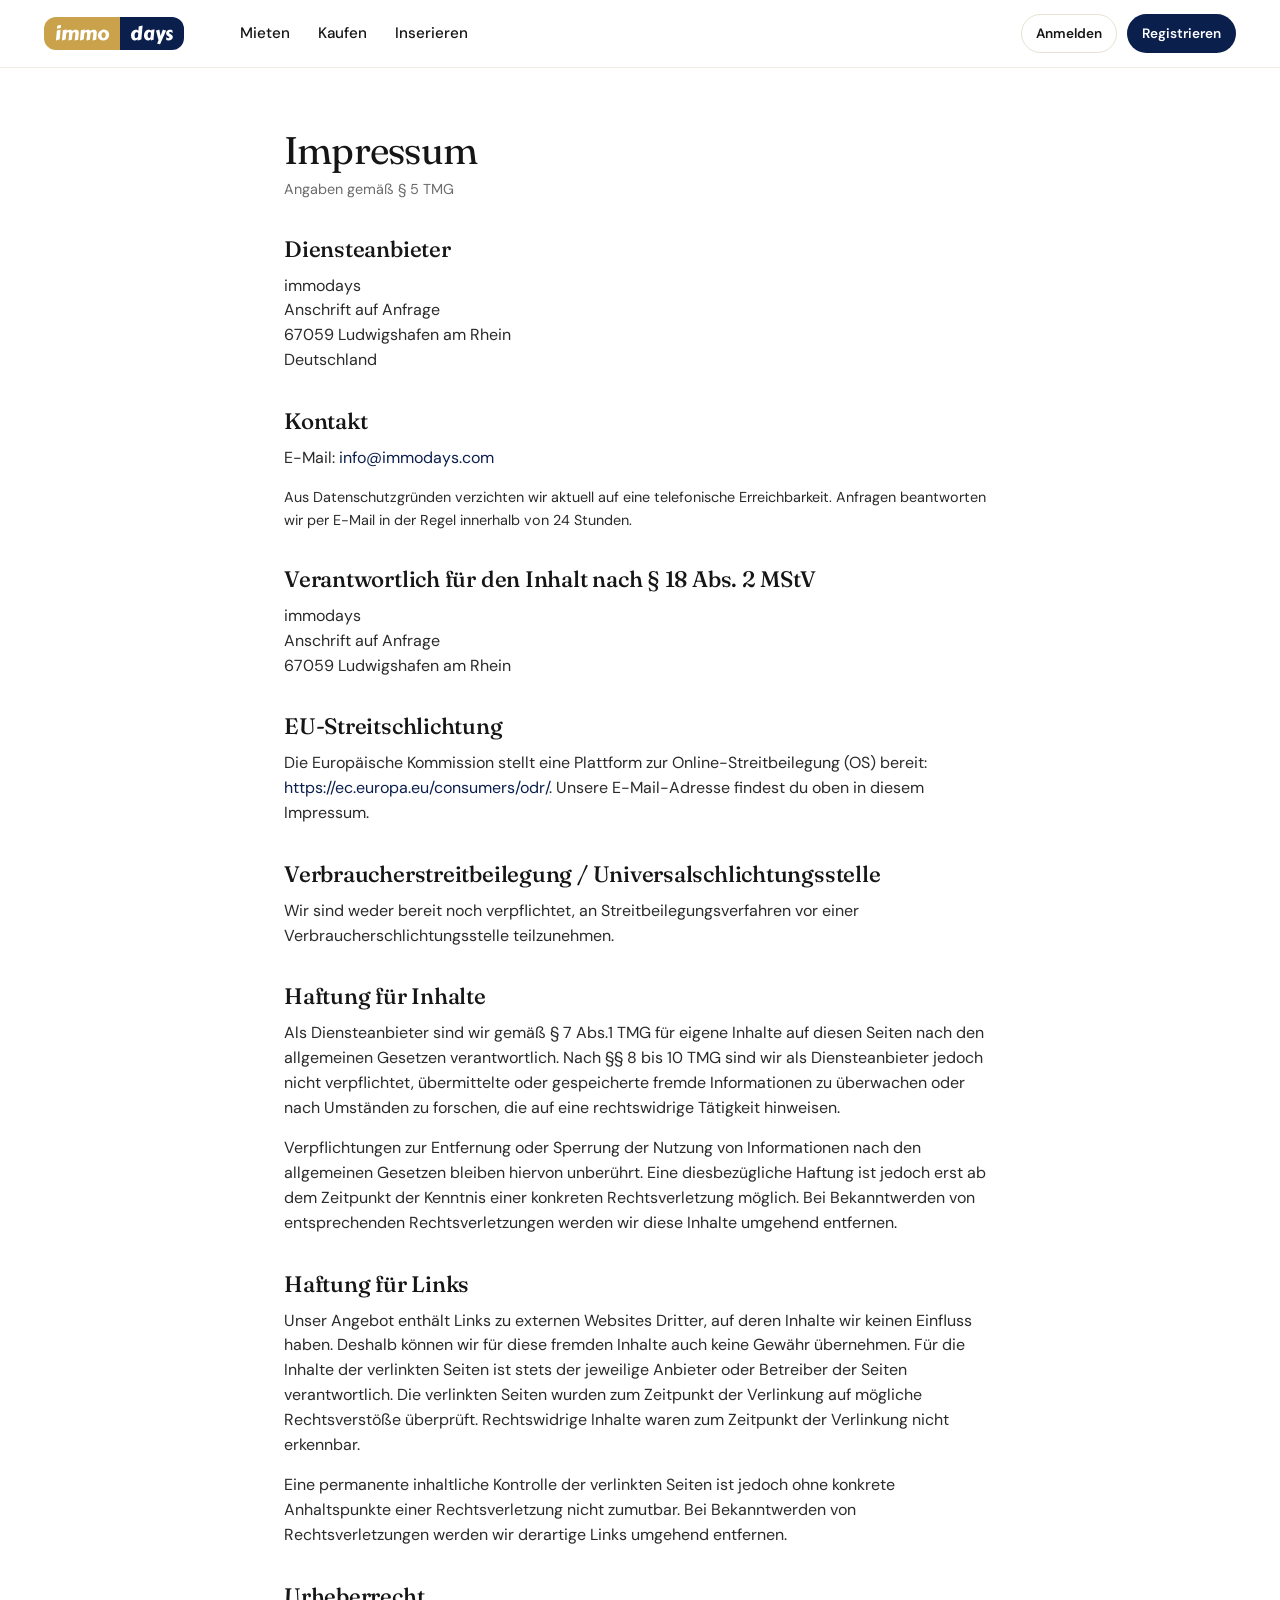
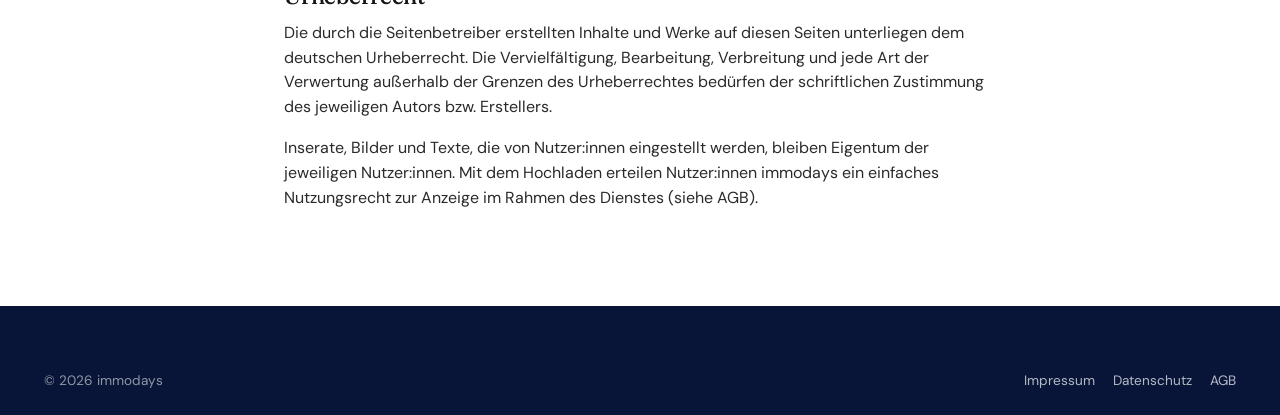
<file: impressum.html>
<!doctype html>
<html lang="de">
<head>
  <meta charset="utf-8" />
  <meta name="viewport" content="width=device-width, initial-scale=1" />
  <title>Impressum – immodays</title>
  <link rel="stylesheet" href="css/styles.css" />
  <link rel="icon" type="image/svg+xml" href="data:image/svg+xml;utf8,<svg xmlns='http://www.w3.org/2000/svg' viewBox='0 0 32 32'><rect width='16' height='32' fill='%23c9a24b'/><rect x='16' width='16' height='32' fill='%230b1f4d'/></svg>" />
</head>
<body>

<nav class="nav">
  <div class="nav-inner">
    <a href="index.html" class="logo logo--sm"><span class="logo-immo">immo</span><span class="logo-days">days</span></a>
    <div class="nav-links">
      <a href="suchen.html?listing_type=rent">Mieten</a>
      <a href="suchen.html?listing_type=buy">Kaufen</a>
      <a href="inserieren.html">Inserieren</a>
    </div>
    <div class="nav-actions">
      <a href="anmelden.html" class="btn btn-ghost btn-sm" data-auth="logged-out">Anmelden</a>
      <a href="registrieren.html" class="btn btn-primary btn-sm" data-auth="logged-out">Registrieren</a>
      <a href="konto.html" class="btn btn-ghost btn-sm" data-auth="logged-in" style="display:none">Mein Konto</a>
      <a href="#" class="btn btn-primary btn-sm" data-auth="logged-in" data-action="signout" style="display:none">Logout</a>
    </div>
  </div>
</nav>

<article class="legal-wrap">
  <h1>Impressum</h1>
  <p class="updated">Angaben gemäß § 5 TMG</p>

  <h2>Diensteanbieter</h2>
  <p>
    immodays<br />
    Anschrift auf Anfrage<br />
    67059 Ludwigshafen am Rhein<br />
    Deutschland
  </p>

  <h2>Kontakt</h2>
  <p>E-Mail: <a href="mailto:info@immodays.com">info@immodays.com</a></p>
  <p class="muted" style="font-size:.9rem">Aus Datenschutzgründen verzichten wir aktuell auf eine telefonische Erreichbarkeit. Anfragen beantworten wir per E-Mail in der Regel innerhalb von 24&nbsp;Stunden.</p>

  <h2>Verantwortlich für den Inhalt nach § 18 Abs. 2 MStV</h2>
  <p>
    immodays<br />
    Anschrift auf Anfrage<br />
    67059 Ludwigshafen am Rhein
  </p>

  <h2>EU-Streitschlichtung</h2>
  <p>
    Die Europäische Kommission stellt eine Plattform zur Online-Streitbeilegung (OS) bereit:
    <a href="https://ec.europa.eu/consumers/odr/" target="_blank" rel="noopener noreferrer">https://ec.europa.eu/consumers/odr/</a>.
    Unsere E-Mail-Adresse findest du oben in diesem Impressum.
  </p>

  <h2>Verbraucherstreitbeilegung / Universalschlichtungsstelle</h2>
  <p>Wir sind weder bereit noch verpflichtet, an Streitbeilegungsverfahren vor einer Verbraucherschlichtungsstelle teilzunehmen.</p>

  <h2>Haftung für Inhalte</h2>
  <p>Als Diensteanbieter sind wir gemäß § 7 Abs.1 TMG für eigene Inhalte auf diesen Seiten nach den allgemeinen Gesetzen verantwortlich. Nach §§ 8 bis 10 TMG sind wir als Diensteanbieter jedoch nicht verpflichtet, übermittelte oder gespeicherte fremde Informationen zu überwachen oder nach Umständen zu forschen, die auf eine rechtswidrige Tätigkeit hinweisen.</p>
  <p>Verpflichtungen zur Entfernung oder Sperrung der Nutzung von Informationen nach den allgemeinen Gesetzen bleiben hiervon unberührt. Eine diesbezügliche Haftung ist jedoch erst ab dem Zeitpunkt der Kenntnis einer konkreten Rechtsverletzung möglich. Bei Bekanntwerden von entsprechenden Rechtsverletzungen werden wir diese Inhalte umgehend entfernen.</p>

  <h2>Haftung für Links</h2>
  <p>Unser Angebot enthält Links zu externen Websites Dritter, auf deren Inhalte wir keinen Einfluss haben. Deshalb können wir für diese fremden Inhalte auch keine Gewähr übernehmen. Für die Inhalte der verlinkten Seiten ist stets der jeweilige Anbieter oder Betreiber der Seiten verantwortlich. Die verlinkten Seiten wurden zum Zeitpunkt der Verlinkung auf mögliche Rechtsverstöße überprüft. Rechtswidrige Inhalte waren zum Zeitpunkt der Verlinkung nicht erkennbar.</p>
  <p>Eine permanente inhaltliche Kontrolle der verlinkten Seiten ist jedoch ohne konkrete Anhaltspunkte einer Rechtsverletzung nicht zumutbar. Bei Bekanntwerden von Rechtsverletzungen werden wir derartige Links umgehend entfernen.</p>

  <h2>Urheberrecht</h2>
  <p>Die durch die Seitenbetreiber erstellten Inhalte und Werke auf diesen Seiten unterliegen dem deutschen Urheberrecht. Die Vervielfältigung, Bearbeitung, Verbreitung und jede Art der Verwertung außerhalb der Grenzen des Urheberrechtes bedürfen der schriftlichen Zustimmung des jeweiligen Autors bzw. Erstellers.</p>
  <p>Inserate, Bilder und Texte, die von Nutzer:innen eingestellt werden, bleiben Eigentum der jeweiligen Nutzer:innen. Mit dem Hochladen erteilen Nutzer:innen immodays ein einfaches Nutzungsrecht zur Anzeige im Rahmen des Dienstes (siehe AGB).</p>
</article>

<footer class="footer">
  <div class="container">
    <div class="footer-bottom" style="border:0;padding:0">
      <span>© 2026 immodays</span>
      <span><a href="impressum.html">Impressum</a><a href="datenschutz.html">Datenschutz</a><a href="agb.html">AGB</a></span>
    </div>
  </div>
</footer>

<script type="module" src="js/main.js"></script>

</body>
</html>
</file>
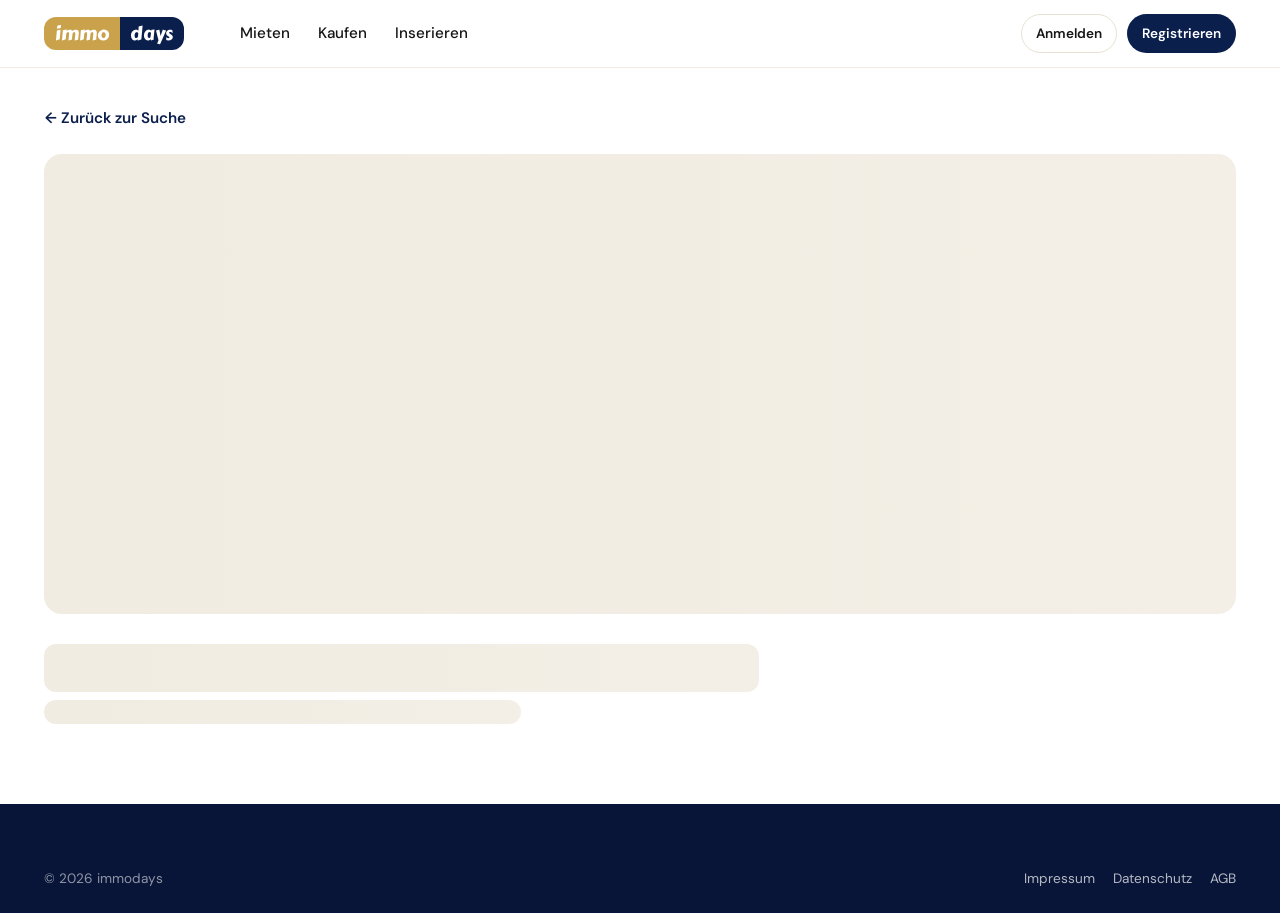
<file: inserat.html>
<!doctype html>
<html lang="de">
<head>
  <meta charset="utf-8" />
  <meta name="viewport" content="width=device-width, initial-scale=1" />
  <title>Inserat – immodays</title>
  <link rel="stylesheet" href="css/styles.css" />
  <link rel="icon" type="image/svg+xml" href="data:image/svg+xml;utf8,<svg xmlns='http://www.w3.org/2000/svg' viewBox='0 0 32 32'><rect width='16' height='32' fill='%23c9a24b'/><rect x='16' width='16' height='32' fill='%230b1f4d'/></svg>" />
</head>
<body>

<nav class="nav">
  <div class="nav-inner">
    <a href="index.html" class="logo logo--sm"><span class="logo-immo">immo</span><span class="logo-days">days</span></a>
    <div class="nav-links">
      <a href="suchen.html?listing_type=rent">Mieten</a>
      <a href="suchen.html?listing_type=buy">Kaufen</a>
      <a href="inserieren.html">Inserieren</a>
    </div>
    <div class="nav-actions">
      <a href="anmelden.html" class="btn btn-ghost btn-sm" data-auth="logged-out">Anmelden</a>
      <a href="registrieren.html" class="btn btn-primary btn-sm" data-auth="logged-out">Registrieren</a>
      <a href="konto.html" class="btn btn-ghost btn-sm" data-auth="logged-in" style="display:none">Mein Konto</a>
      <a href="#" class="btn btn-primary btn-sm" data-auth="logged-in" data-action="signout" style="display:none">Logout</a>
    </div>
    <button class="nav-burger" aria-label="Menü"><svg width="24" height="24" viewBox="0 0 24 24" fill="none" stroke="currentColor" stroke-width="2"><path d="M3 6h18M3 12h18M3 18h18"/></svg></button>
  </div>
</nav>

<main class="container" style="padding:32px 24px 80px">
  <a href="javascript:history.back()" class="btn btn-link" style="margin-bottom:16px">← Zurück zur Suche</a>

  <div id="prop-content">
    <!-- Skeleton -->
    <div class="skeleton" style="height:460px;border-radius:18px;margin-bottom:30px"></div>
    <div class="skeleton" style="height:48px;width:60%;margin-bottom:8px"></div>
    <div class="skeleton" style="height:24px;width:40%"></div>
  </div>
</main>

<footer class="footer">
  <div class="container">
    <div class="footer-bottom" style="border:0;padding:0">
      <span>© 2026 immodays</span>
      <span><a href="impressum.html">Impressum</a><a href="datenschutz.html">Datenschutz</a><a href="agb.html">AGB</a></span>
    </div>
  </div>
</footer>

<script type="module" src="js/main.js"></script>
<script type="module" src="js/inserat.js"></script>

</body>
</html>
</file>
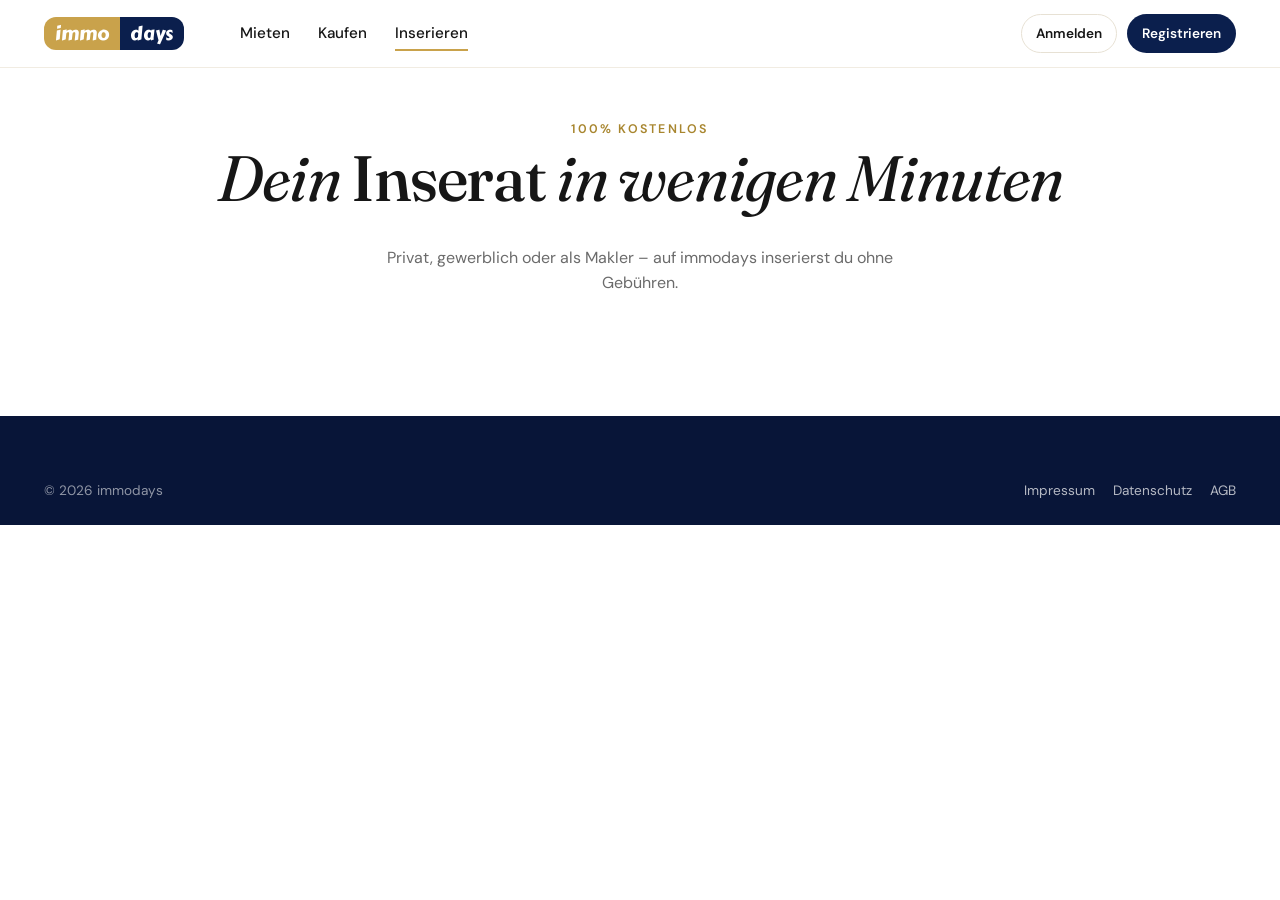
<file: inserieren.html>
<!doctype html>
<html lang="de">
<head>
  <meta charset="utf-8" />
  <meta name="viewport" content="width=device-width, initial-scale=1" />
  <title>Inserieren – immodays</title>
  <meta name="description" content="Immobilie kostenlos auf immodays inserieren – für Privat, Gewerbe und Makler." />
  <link rel="stylesheet" href="css/styles.css" />
  <link rel="icon" type="image/svg+xml" href="data:image/svg+xml;utf8,<svg xmlns='http://www.w3.org/2000/svg' viewBox='0 0 32 32'><rect width='16' height='32' fill='%23c9a24b'/><rect x='16' width='16' height='32' fill='%230b1f4d'/></svg>" />
</head>
<body>

<nav class="nav">
  <div class="nav-inner">
    <a href="index.html" class="logo logo--sm"><span class="logo-immo">immo</span><span class="logo-days">days</span></a>
    <div class="nav-links">
      <a href="suchen.html?listing_type=rent">Mieten</a>
      <a href="suchen.html?listing_type=buy">Kaufen</a>
      <a href="inserieren.html" class="is-active">Inserieren</a>
    </div>
    <div class="nav-actions">
      <a href="anmelden.html" class="btn btn-ghost btn-sm" data-auth="logged-out">Anmelden</a>
      <a href="registrieren.html" class="btn btn-primary btn-sm" data-auth="logged-out">Registrieren</a>
      <a href="konto.html" class="btn btn-ghost btn-sm" data-auth="logged-in" style="display:none">Mein Konto</a>
      <a href="#" class="btn btn-primary btn-sm" data-auth="logged-in" data-action="signout" style="display:none">Logout</a>
    </div>
    <button class="nav-burger" aria-label="Menü"><svg width="24" height="24" viewBox="0 0 24 24" fill="none" stroke="currentColor" stroke-width="2"><path d="M3 6h18M3 12h18M3 18h18"/></svg></button>
  </div>
</nav>

<main class="container" style="padding:48px 24px 80px;max-width:920px">
  <div style="text-align:center;margin-bottom:40px">
    <span class="eyebrow">100% kostenlos</span>
    <h1 style="font-style:italic;font-weight:400">Dein <b style="font-style:normal;font-weight:500">Inserat</b> in wenigen Minuten</h1>
    <p class="muted" style="max-width:520px;margin:0 auto">Privat, gewerblich oder als Makler – auf immodays inserierst du ohne Gebühren.</p>
  </div>

  <div id="auth-gate" class="form-card" style="text-align:center;display:none">
    <h2>Bitte zuerst anmelden</h2>
    <p>Damit du dein Inserat verwalten und Anfragen empfangen kannst, brauchst du ein kostenloses Konto.</p>
    <div style="display:flex;gap:10px;justify-content:center;margin-top:18px">
      <a href="anmelden.html?next=inserieren.html" class="btn btn-ghost">Anmelden</a>
      <a href="registrieren.html?next=inserieren.html" class="btn btn-primary">Konto erstellen</a>
    </div>
  </div>

  <form id="listing-form" class="form-card" style="display:none">
    <div class="step-bar">
      <span class="step is-active">1. Eckdaten</span>
      <span class="step">2. Lage</span>
      <span class="step">3. Beschreibung &amp; Ausstattung</span>
      <span class="step">4. Fotos</span>
      <span class="step">5. Veröffentlichen</span>
    </div>

    <div id="form-msg"></div>

    <!-- 1. Eckdaten -->
    <section class="form-section">
      <h3>Eckdaten</h3>
      <div class="form-grid">
        <div class="field">
          <label>Vermarktungsart *</label>
          <select name="listing_type" required>
            <option value="rent">Vermieten</option>
            <option value="buy">Verkaufen</option>
          </select>
        </div>
        <div class="field">
          <label>Objektart *</label>
          <select name="property_type" required>
            <option value="apartment">Wohnung</option>
            <option value="house">Haus</option>
            <option value="land">Grundstück</option>
            <option value="commercial">Gewerbe</option>
            <option value="room">Zimmer / WG</option>
          </select>
        </div>
        <div class="field full">
          <label>Titel des Inserats *</label>
          <input type="text" name="title" required maxlength="120" placeholder="z. B. Helle 3-Zi.-Altbauwohnung mit Balkon" />
        </div>

        <div class="field">
          <label>Preis (€) *</label>
          <input type="number" name="price" min="0" step="50" required />
        </div>
        <div class="field">
          <label>Währung</label>
          <select name="currency">
            <option value="EUR">EUR</option>
            <option value="CHF">CHF</option>
          </select>
        </div>

        <div class="field">
          <label>Wohnfläche (m²)</label>
          <input type="number" name="living_area" min="0" step="0.1" />
        </div>
        <div class="field">
          <label>Grundstücksfläche (m²)</label>
          <input type="number" name="plot_area" min="0" step="0.1" />
        </div>

        <div class="field">
          <label>Zimmer</label>
          <input type="number" name="rooms" min="0" step="0.5" />
        </div>
        <div class="field">
          <label>Schlafzimmer</label>
          <input type="number" name="bedrooms" min="0" />
        </div>

        <div class="field">
          <label>Etage</label>
          <input type="number" name="floor" />
        </div>
        <div class="field">
          <label>Baujahr</label>
          <input type="number" name="year_built" min="1500" max="2100" />
        </div>

        <div class="field" data-show-when="rent">
          <label>Nebenkosten (€)</label>
          <input type="number" name="additional_costs" min="0" step="10" />
        </div>
        <div class="field" data-show-when="rent">
          <label>Heizkosten (€)</label>
          <input type="number" name="heating_costs" min="0" step="10" />
        </div>
        <div class="field" data-show-when="rent">
          <label>Kaution (€)</label>
          <input type="number" name="deposit" min="0" step="50" />
        </div>
        <div class="field">
          <label>Provision</label>
          <input type="text" name="commission" placeholder="z. B. provisionsfrei" />
        </div>
      </div>
    </section>

    <!-- 2. Lage -->
    <section class="form-section">
      <h3>Lage</h3>
      <div class="form-grid">
        <div class="field">
          <label>Land *</label>
          <select name="country" id="lf-country" required></select>
        </div>
        <div class="field">
          <label>Stadt *</label>
          <input type="text" name="city" required />
        </div>
        <div class="field">
          <label>PLZ</label>
          <input type="text" name="postal_code" />
        </div>
        <div class="field">
          <label>Stadtteil</label>
          <input type="text" name="district" />
        </div>
        <div class="field full">
          <label>Straße &amp; Hausnummer</label>
          <input type="text" name="street" />
        </div>
        <div class="field full">
          <label>Adress-Sichtbarkeit</label>
          <select name="address_visibility">
            <option value="on_request">Adresse auf Anfrage (empfohlen)</option>
            <option value="public">Vollständig öffentlich</option>
            <option value="hidden">Nur Stadt anzeigen</option>
          </select>
        </div>
      </div>
    </section>

    <!-- 3. Beschreibung & Ausstattung -->
    <section class="form-section">
      <h3>Beschreibung &amp; Ausstattung</h3>
      <div class="form-grid">
        <div class="field full">
          <label>Beschreibung *</label>
          <textarea name="description" rows="8" required placeholder="Beschreibe Lage, Zimmeraufteilung, Besonderheiten…"></textarea>
        </div>
        <div class="field full">
          <label>Ausstattung</label>
          <div class="checkbox-list" id="lf-features" style="display:grid;grid-template-columns:repeat(auto-fill,minmax(180px,1fr));gap:8px"></div>
        </div>

        <div class="field">
          <label>Energieklasse</label>
          <select name="energy_class">
            <option value="">–</option>
          </select>
        </div>
        <div class="field">
          <label>Energiekennwert (kWh/m²·a)</label>
          <input type="number" name="energy_value" min="0" step="0.1" />
        </div>
        <div class="field">
          <label>Energieträger</label>
          <input type="text" name="energy_carrier" placeholder="z. B. Gas, Fernwärme" />
        </div>
        <div class="field">
          <label>Energieausweis vorhanden</label>
          <select name="energy_certificate">
            <option value="false">Nein</option>
            <option value="true">Ja</option>
          </select>
        </div>
      </div>
    </section>

    <!-- 4. Fotos -->
    <section class="form-section">
      <h3>Fotos</h3>
      <p class="muted" style="margin-top:-10px">Lade bis zu 12 Fotos hoch (JPG / PNG / WebP, max. 5 MB pro Bild). Das erste Foto wird als Titelbild verwendet.</p>
      <div class="field full">
        <input type="file" id="lf-files" multiple accept="image/jpeg,image/png,image/webp" />
      </div>
      <div id="lf-preview" style="display:flex;gap:10px;flex-wrap:wrap;margin-top:14px"></div>
    </section>

    <!-- 5. Rechtliches -->
    <section class="form-section">
      <h3>Veröffentlichen</h3>
      <label style="display:flex;gap:10px;font-size:.92rem;margin-bottom:14px">
        <input type="checkbox" name="terms_ok" required />
        <span>Ich akzeptiere die <a href="agb.html">AGB</a> und die <a href="datenschutz.html">Datenschutzerklärung</a>.</span>
      </label>
      <label style="display:flex;gap:10px;font-size:.92rem;margin-bottom:20px">
        <input type="checkbox" name="rights_ok" required />
        <span>Ich habe die Rechte an den hochgeladenen Bildern und versichere, dass alle Angaben wahr sind.</span>
      </label>

      <button type="submit" class="btn btn-primary btn-lg btn-block">Inserat veröffentlichen</button>
    </section>
  </form>
</main>

<footer class="footer">
  <div class="container">
    <div class="footer-bottom" style="border:0;padding:0">
      <span>© 2026 immodays</span>
      <span><a href="impressum.html">Impressum</a><a href="datenschutz.html">Datenschutz</a><a href="agb.html">AGB</a></span>
    </div>
  </div>
</footer>

<script type="module" src="js/main.js"></script>
<script type="module" src="js/inserieren.js"></script>

</body>
</html>
</file>
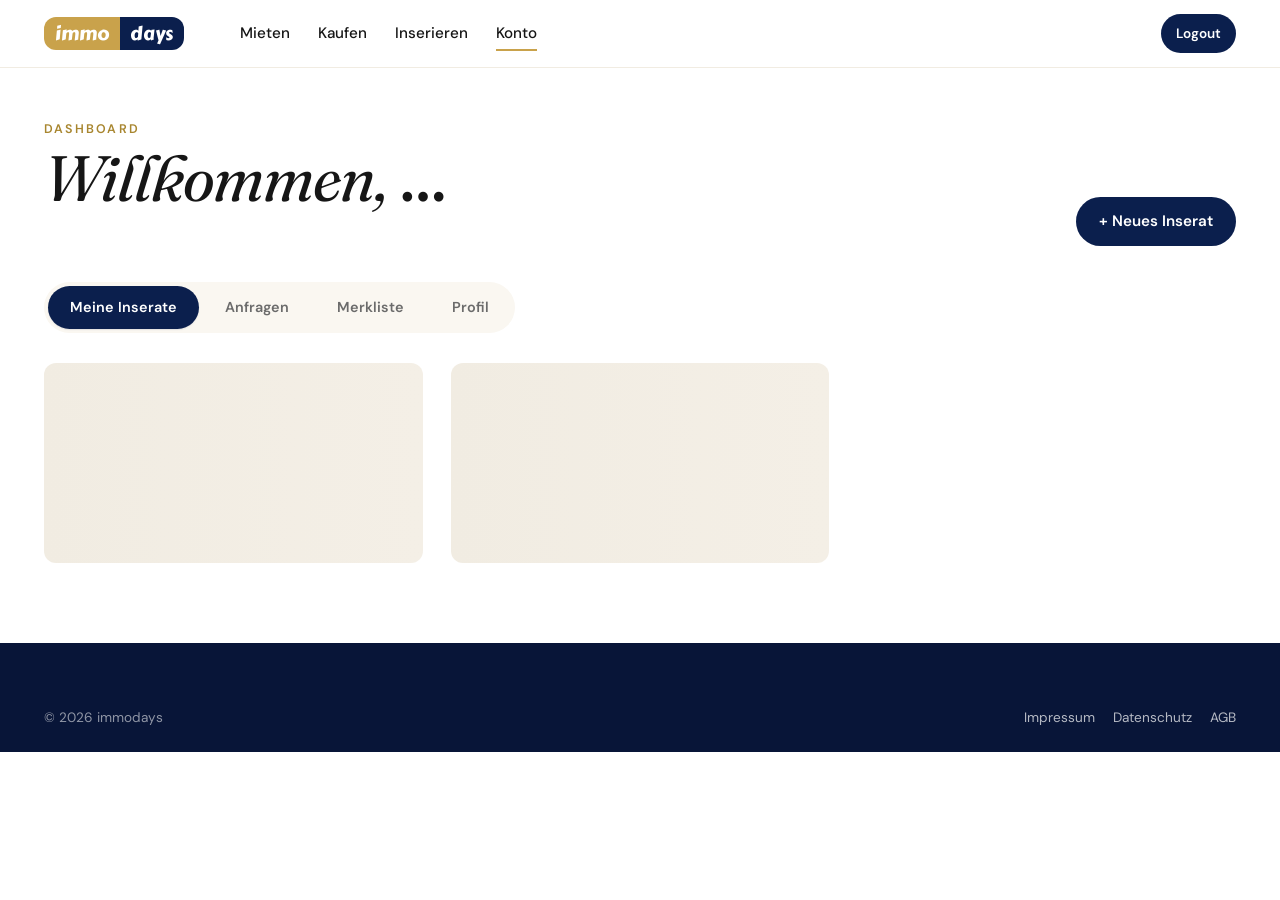
<file: konto.html>
<!doctype html>
<html lang="de">
<head>
  <meta charset="utf-8" />
  <meta name="viewport" content="width=device-width, initial-scale=1" />
  <title>Mein Konto – immodays</title>
  <link rel="stylesheet" href="css/styles.css" />
  <link rel="icon" type="image/svg+xml" href="data:image/svg+xml;utf8,<svg xmlns='http://www.w3.org/2000/svg' viewBox='0 0 32 32'><rect width='16' height='32' fill='%23c9a24b'/><rect x='16' width='16' height='32' fill='%230b1f4d'/></svg>" />
</head>
<body>

<nav class="nav">
  <div class="nav-inner">
    <a href="index.html" class="logo logo--sm"><span class="logo-immo">immo</span><span class="logo-days">days</span></a>
    <div class="nav-links">
      <a href="suchen.html?listing_type=rent">Mieten</a>
      <a href="suchen.html?listing_type=buy">Kaufen</a>
      <a href="inserieren.html">Inserieren</a>
      <a href="konto.html" class="is-active">Konto</a>
    </div>
    <div class="nav-actions">
      <a href="#" class="btn btn-primary btn-sm" data-action="signout">Logout</a>
    </div>
    <button class="nav-burger" aria-label="Menü"><svg width="24" height="24" viewBox="0 0 24 24" fill="none" stroke="currentColor" stroke-width="2"><path d="M3 6h18M3 12h18M3 18h18"/></svg></button>
  </div>
</nav>

<main class="container" style="padding:48px 24px 80px">
  <div style="display:flex;flex-wrap:wrap;align-items:end;justify-content:space-between;gap:16px;margin-bottom:36px">
    <div>
      <span class="eyebrow">Dashboard</span>
      <h1 id="hello" style="font-style:italic;font-weight:400">Willkommen, <b style="font-style:normal;font-weight:500">…</b></h1>
    </div>
    <a href="inserieren.html" class="btn btn-primary">+ Neues Inserat</a>
  </div>

  <!-- Tabs -->
  <div class="search-tabs" style="margin-bottom:30px">
    <button class="search-tab is-active" data-tab="listings">Meine Inserate</button>
    <button class="search-tab" data-tab="inquiries">Anfragen</button>
    <button class="search-tab" data-tab="favorites">Merkliste</button>
    <button class="search-tab" data-tab="profile">Profil</button>
  </div>

  <!-- Listings -->
  <section data-pane="listings">
    <div id="my-listings" class="cards-grid">
      <div class="skeleton" style="height:200px"></div>
      <div class="skeleton" style="height:200px"></div>
    </div>
  </section>

  <!-- Inquiries -->
  <section data-pane="inquiries" hidden>
    <div id="my-inquiries"></div>
  </section>

  <!-- Favorites -->
  <section data-pane="favorites" hidden>
    <div id="my-favorites" class="cards-grid"></div>
  </section>

  <!-- Profile -->
  <section data-pane="profile" hidden>
    <form id="profile-form" class="form-card" style="max-width:640px">
      <h3 style="font-family:var(--f-display);margin-bottom:18px">Profil</h3>
      <div id="profile-msg" style="margin-bottom:14px"></div>
      <div class="form-grid">
        <div class="field">
          <label>Anzeigename</label>
          <input type="text" name="display_name" />
        </div>
        <div class="field">
          <label>Konto-Typ</label>
          <select name="account_type">
            <option value="private">Privatperson</option>
            <option value="business">Gewerblich</option>
            <option value="agent">Makler:in</option>
          </select>
        </div>
        <div class="field">
          <label>Firma</label>
          <input type="text" name="company_name" />
        </div>
        <div class="field">
          <label>Webseite</label>
          <input type="url" name="website" />
        </div>
        <div class="field full">
          <label>E-Mail (read-only)</label>
          <input type="email" name="email" disabled />
        </div>
      </div>
      <button class="btn btn-primary" type="submit" style="margin-top:16px">Speichern</button>
    </form>
  </section>
</main>

<footer class="footer">
  <div class="container">
    <div class="footer-bottom" style="border:0;padding:0">
      <span>© 2026 immodays</span>
      <span><a href="impressum.html">Impressum</a><a href="datenschutz.html">Datenschutz</a><a href="agb.html">AGB</a></span>
    </div>
  </div>
</footer>

<script type="module" src="js/main.js"></script>
<script type="module" src="js/konto.js"></script>

</body>
</html>
</file>
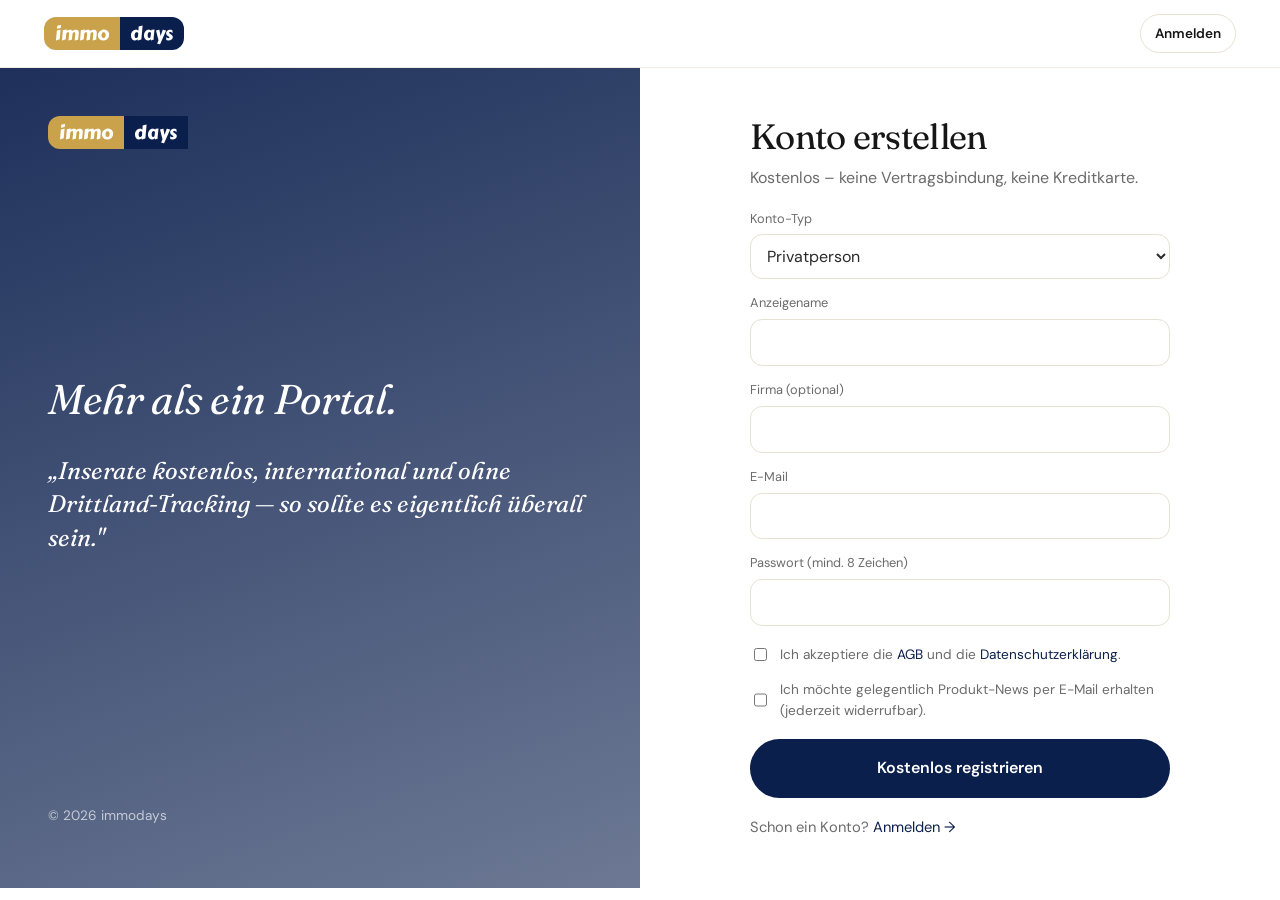
<file: registrieren.html>
<!doctype html>
<html lang="de">
<head>
  <meta charset="utf-8" />
  <meta name="viewport" content="width=device-width, initial-scale=1" />
  <title>Registrieren – immodays</title>
  <link rel="stylesheet" href="css/styles.css" />
  <link rel="icon" type="image/svg+xml" href="data:image/svg+xml;utf8,<svg xmlns='http://www.w3.org/2000/svg' viewBox='0 0 32 32'><rect width='16' height='32' fill='%23c9a24b'/><rect x='16' width='16' height='32' fill='%230b1f4d'/></svg>" />
</head>
<body>

<nav class="nav">
  <div class="nav-inner">
    <a href="index.html" class="logo logo--sm"><span class="logo-immo">immo</span><span class="logo-days">days</span></a>
    <div class="nav-links"></div>
    <div class="nav-actions">
      <a href="anmelden.html" class="btn btn-ghost btn-sm">Anmelden</a>
    </div>
  </div>
</nav>

<div class="auth-wrap">
  <aside class="auth-aside">
    <a href="index.html" class="logo logo--sm" style="background:transparent">
      <span class="logo-immo">immo</span><span class="logo-days">days</span>
    </a>
    <div>
      <h2 style="font-style:italic;font-weight:400">Mehr als ein Portal.</h2>
      <p class="quote" style="margin-top:30px">„Inserate kostenlos, international und ohne Drittland-Tracking — so sollte es eigentlich überall sein."</p>
    </div>
    <p style="font-size:.85rem;color:rgba(255,255,255,.65)">© 2026 immodays</p>
  </aside>

  <div class="auth-form-wrap">
    <form class="auth-form" id="register-form">
      <h1>Konto erstellen</h1>
      <p class="muted">Kostenlos – keine Vertragsbindung, keine Kreditkarte.</p>

      <div id="auth-msg" style="margin:18px 0"></div>

      <div class="field" style="margin-bottom:14px">
        <label>Konto-Typ</label>
        <select name="account_type">
          <option value="private">Privatperson</option>
          <option value="business">Gewerblich</option>
          <option value="agent">Makler:in</option>
        </select>
      </div>
      <div class="field" style="margin-bottom:14px">
        <label>Anzeigename</label>
        <input type="text" name="display_name" required />
      </div>
      <div class="field" style="margin-bottom:14px" data-business>
        <label>Firma (optional)</label>
        <input type="text" name="company_name" />
      </div>
      <div class="field" style="margin-bottom:14px">
        <label>E-Mail</label>
        <input type="email" name="email" required autocomplete="email" />
      </div>
      <div class="field" style="margin-bottom:18px">
        <label>Passwort (mind. 8 Zeichen)</label>
        <input type="password" name="password" required minlength="8" autocomplete="new-password" />
      </div>

      <label style="display:flex;gap:10px;font-size:.85rem;color:var(--c-muted);margin-bottom:14px">
        <input type="checkbox" name="terms_ok" required />
        <span>Ich akzeptiere die <a href="agb.html">AGB</a> und die <a href="datenschutz.html">Datenschutzerklärung</a>.</span>
      </label>
      <label style="display:flex;gap:10px;font-size:.85rem;color:var(--c-muted);margin-bottom:18px">
        <input type="checkbox" name="marketing_ok" />
        <span>Ich möchte gelegentlich Produkt-News per E-Mail erhalten (jederzeit widerrufbar).</span>
      </label>

      <button class="btn btn-primary btn-block btn-lg" type="submit">Kostenlos registrieren</button>

      <div class="switch">Schon ein Konto? <a href="anmelden.html">Anmelden →</a></div>
    </form>
  </div>
</div>

<script type="module">
  import { supabase } from './js/supabase.js';
  import { escapeHtml } from './js/main.js';

  document.getElementById('register-form').addEventListener('submit', async e => {
    e.preventDefault();
    const fd = new FormData(e.target);
    const msg = document.getElementById('auth-msg');
    msg.innerHTML = '';

    const { data, error } = await supabase.auth.signUp({
      email:    fd.get('email'),
      password: fd.get('password'),
      options: {
        data: {
          display_name:  fd.get('display_name'),
          account_type:  fd.get('account_type'),
          company_name:  fd.get('company_name') || null,
          marketing_consent: !!fd.get('marketing_ok'),
        },
        emailRedirectTo: window.location.origin + window.location.pathname.replace('registrieren.html', 'anmelden.html'),
      },
    });

    if (error) {
      msg.innerHTML = `<div class="alert alert-error">${escapeHtml(error.message)}</div>`;
      return;
    }

    if (data.user && !data.session) {
      msg.innerHTML = `<div class="alert alert-success">Bitte bestätige die E-Mail, die wir dir gerade gesendet haben.</div>`;
    } else {
      window.location.href = 'konto.html';
    }
  });
</script>

</body>
</html>
</file>
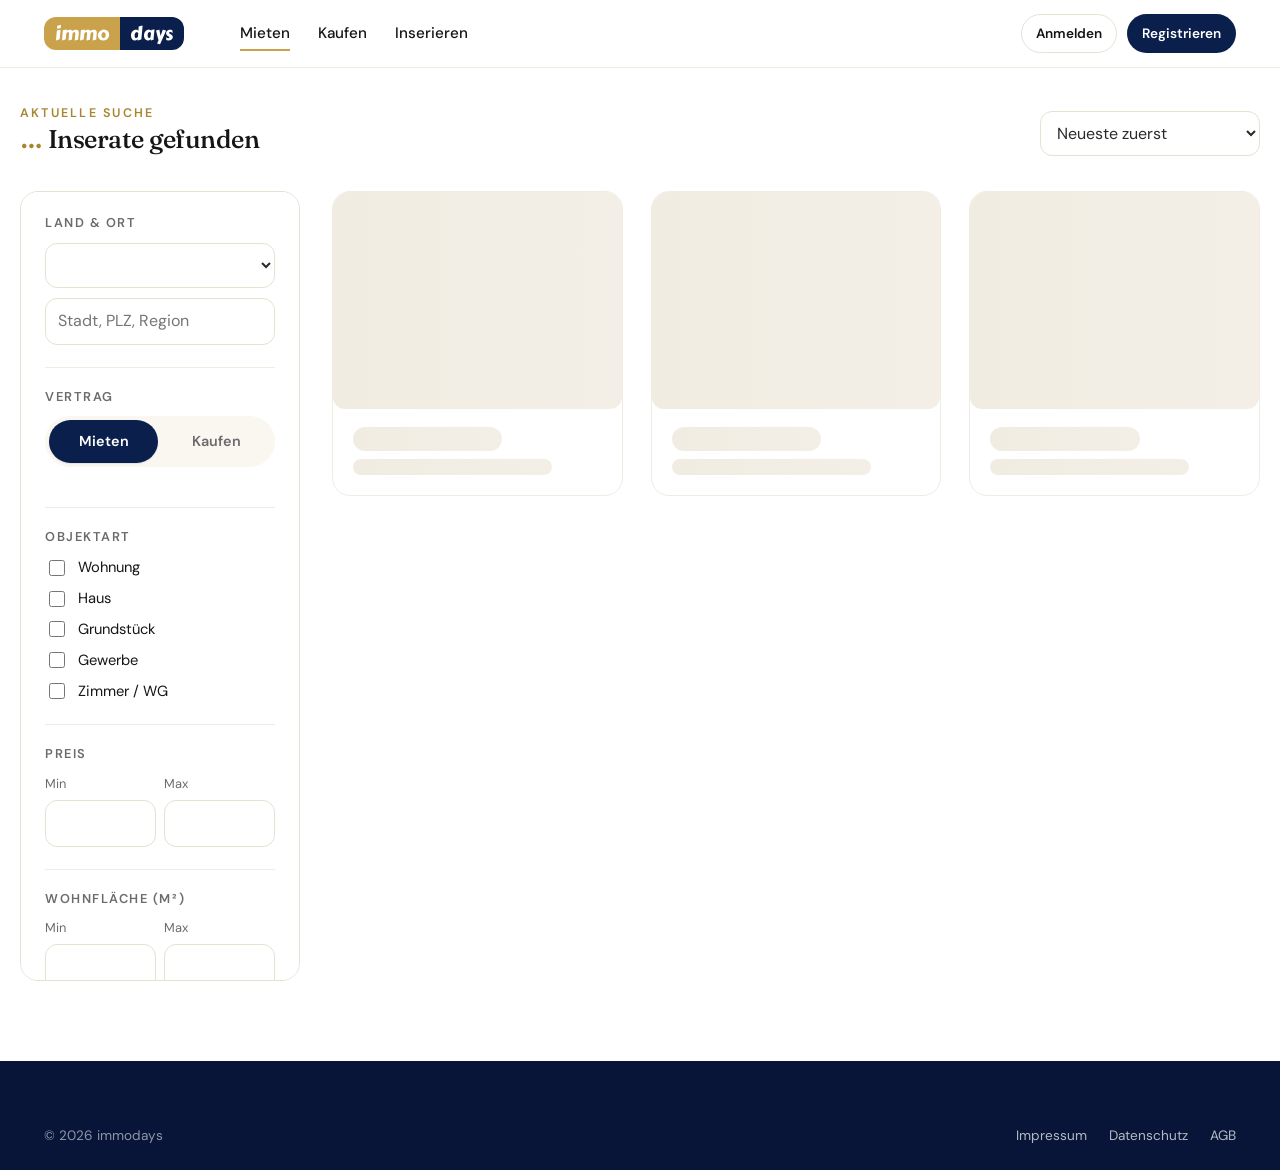
<file: suchen.html>
<!doctype html>
<html lang="de">
<head>
  <meta charset="utf-8" />
  <meta name="viewport" content="width=device-width, initial-scale=1" />
  <title>Suche – immodays</title>
  <meta name="description" content="Immobilien finden auf immodays. Filter nach Preis, Wohnfläche, Zimmerzahl, Ausstattung." />
  <link rel="stylesheet" href="css/styles.css" />
  <link rel="icon" type="image/svg+xml" href="data:image/svg+xml;utf8,<svg xmlns='http://www.w3.org/2000/svg' viewBox='0 0 32 32'><rect width='16' height='32' fill='%23c9a24b'/><rect x='16' width='16' height='32' fill='%230b1f4d'/></svg>" />
</head>
<body>

<nav class="nav">
  <div class="nav-inner">
    <a href="index.html" class="logo logo--sm"><span class="logo-immo">immo</span><span class="logo-days">days</span></a>
    <div class="nav-links">
      <a href="suchen.html?listing_type=rent" class="is-active">Mieten</a>
      <a href="suchen.html?listing_type=buy">Kaufen</a>
      <a href="inserieren.html">Inserieren</a>
    </div>
    <div class="nav-actions">
      <a href="anmelden.html" class="btn btn-ghost btn-sm" data-auth="logged-out">Anmelden</a>
      <a href="registrieren.html" class="btn btn-primary btn-sm" data-auth="logged-out">Registrieren</a>
      <a href="konto.html" class="btn btn-ghost btn-sm" data-auth="logged-in" style="display:none">Mein Konto</a>
      <a href="#" class="btn btn-primary btn-sm" data-auth="logged-in" data-action="signout" style="display:none">Logout</a>
    </div>
    <button class="nav-burger" aria-label="Menü"><svg width="24" height="24" viewBox="0 0 24 24" fill="none" stroke="currentColor" stroke-width="2"><path d="M3 6h18M3 12h18M3 18h18"/></svg></button>
  </div>
</nav>

<main class="container search-page-wrap">
  <div class="results-head">
    <div>
      <span class="eyebrow" id="results-eyebrow">Aktuelle Suche</span>
      <h1 class="results-count"><b id="results-count">…</b> Inserate gefunden</h1>
    </div>
    <div class="field" style="max-width:220px">
      <select id="sort-select">
        <option value="created_at.desc">Neueste zuerst</option>
        <option value="price.asc">Preis aufsteigend</option>
        <option value="price.desc">Preis absteigend</option>
        <option value="living_area.desc">Größte Wohnfläche</option>
      </select>
    </div>
  </div>

  <div class="results-layout">
    <!-- ========== Filter ========== -->
    <aside class="filters" aria-label="Filter">
      <form id="filter-form">
        <div class="filter-group">
          <h4>Land &amp; Ort</h4>
          <div class="field" style="margin-bottom:10px">
            <select name="country" id="f-country"></select>
          </div>
          <div class="field">
            <input type="text" name="q" id="f-q" placeholder="Stadt, PLZ, Region" />
          </div>
        </div>

        <div class="filter-group">
          <h4>Vertrag</h4>
          <div class="search-tabs" style="width:100%">
            <button type="button" class="search-tab is-active" data-listing="rent" style="flex:1">Mieten</button>
            <button type="button" class="search-tab" data-listing="buy" style="flex:1">Kaufen</button>
          </div>
          <input type="hidden" name="listing_type" id="f-listing" value="rent" />
        </div>

        <div class="filter-group">
          <h4>Objektart</h4>
          <div class="checkbox-list">
            <label><input type="checkbox" name="property_type" value="apartment" /> Wohnung</label>
            <label><input type="checkbox" name="property_type" value="house" /> Haus</label>
            <label><input type="checkbox" name="property_type" value="land" /> Grundstück</label>
            <label><input type="checkbox" name="property_type" value="commercial" /> Gewerbe</label>
            <label><input type="checkbox" name="property_type" value="room" /> Zimmer / WG</label>
          </div>
        </div>

        <div class="filter-group">
          <h4>Preis</h4>
          <div class="filter-row">
            <div class="field"><label>Min</label><input type="number" name="price_min" min="0" step="50" /></div>
            <div class="field"><label>Max</label><input type="number" name="price_max" min="0" step="50" /></div>
          </div>
        </div>

        <div class="filter-group">
          <h4>Wohnfläche (m²)</h4>
          <div class="filter-row">
            <div class="field"><label>Min</label><input type="number" name="area_min" min="0" /></div>
            <div class="field"><label>Max</label><input type="number" name="area_max" min="0" /></div>
          </div>
        </div>

        <div class="filter-group">
          <h4>Zimmer</h4>
          <div class="filter-row">
            <div class="field"><label>Min</label><input type="number" name="rooms_min" min="0" step=".5" /></div>
            <div class="field"><label>Max</label><input type="number" name="rooms_max" min="0" step=".5" /></div>
          </div>
        </div>

        <div class="filter-group">
          <h4>Ausstattung</h4>
          <div class="checkbox-list" id="f-features">
            <!-- via JS gefüllt -->
          </div>
        </div>

        <div class="filter-group">
          <h4>Quelle</h4>
          <div class="checkbox-list">
            <label><input type="checkbox" name="source" value="immodays" checked /> immodays-Inserate</label>
            <label><input type="checkbox" name="source" value="external" /> Andere Portale (gesammelt)</label>
          </div>
        </div>

        <button type="submit" class="btn btn-primary btn-block">Filter anwenden</button>
        <button type="reset" class="btn btn-link btn-block" style="margin-top:8px">Alle Filter zurücksetzen</button>
      </form>
    </aside>

    <!-- ========== Cards ========== -->
    <section>
      <div class="cards-grid" id="results-grid">
        <div class="card"><div class="skeleton" style="aspect-ratio:4/3"></div><div class="card-body"><div class="skeleton" style="height:24px;width:60%;margin-bottom:8px"></div><div class="skeleton" style="height:16px;width:80%"></div></div></div>
        <div class="card"><div class="skeleton" style="aspect-ratio:4/3"></div><div class="card-body"><div class="skeleton" style="height:24px;width:60%;margin-bottom:8px"></div><div class="skeleton" style="height:16px;width:80%"></div></div></div>
        <div class="card"><div class="skeleton" style="aspect-ratio:4/3"></div><div class="card-body"><div class="skeleton" style="height:24px;width:60%;margin-bottom:8px"></div><div class="skeleton" style="height:16px;width:80%"></div></div></div>
      </div>
      <div id="pagination" style="display:flex;justify-content:center;gap:8px;margin-top:48px"></div>
    </section>
  </div>
</main>

<footer class="footer">
  <div class="container">
    <div class="footer-bottom" style="border:0;padding:0">
      <span>© 2026 immodays</span>
      <span>
        <a href="impressum.html">Impressum</a>
        <a href="datenschutz.html">Datenschutz</a>
        <a href="agb.html">AGB</a>
      </span>
    </div>
  </div>
</footer>

<script type="module" src="js/main.js"></script>
<script type="module" src="js/search.js"></script>

</body>
</html>
</file>
<file: css/styles.css>
/* =========================================================
   immodays · Design System
   ========================================================= */

@import url('https://fonts.googleapis.com/css2?family=Carter+One&family=Fraunces:opsz,wght@9..144,400;9..144,500;9..144,600;9..144,700&family=DM+Sans:opsz,wght@9..40,400;9..40,500;9..40,600;9..40,700&display=swap');

:root {
  /* Palette */
  --c-white: #ffffff;
  --c-cream: #faf7f1;
  --c-paper: #f4efe6;
  --c-line:  #e7e1d4;
  --c-line-soft: #f1ece2;

  --c-navy:        #0b1f4d;
  --c-navy-deep:   #081538;
  --c-navy-soft:   #1a3370;
  --c-navy-tint:   #eef1f8;

  --c-gold:       #c9a24b;
  --c-gold-deep:  #a8862f;
  --c-gold-tint:  #f5ecd6;

  --c-ink:    #161616;
  --c-text:   #2a2a2a;
  --c-muted:  #6b6b6b;
  --c-muted-2:#9a9a9a;

  --c-success: #2f7a4d;
  --c-danger:  #b3261e;

  /* Type */
  --f-brand:   'Carter One', cursive;
  --f-display: 'Fraunces', 'Times New Roman', serif;
  --f-body:    'DM Sans', system-ui, sans-serif;

  /* Layout */
  --r-sm: 6px;
  --r-md: 12px;
  --r-lg: 18px;
  --r-xl: 28px;
  --r-pill: 999px;

  --shadow-sm: 0 1px 2px rgba(11,31,77,.06), 0 1px 1px rgba(11,31,77,.04);
  --shadow-md: 0 6px 18px rgba(11,31,77,.08), 0 2px 4px rgba(11,31,77,.04);
  --shadow-lg: 0 20px 40px rgba(11,31,77,.12), 0 4px 8px rgba(11,31,77,.05);
  --shadow-xl: 0 30px 60px rgba(11,31,77,.18), 0 6px 12px rgba(11,31,77,.06);

  --container: 1240px;
}

/* Reset --------------------------------------------------- */
*, *::before, *::after { box-sizing: border-box; }
html { -webkit-text-size-adjust: 100%; scroll-behavior: smooth; }
body {
  margin: 0;
  font-family: var(--f-body);
  font-size: 16px;
  line-height: 1.55;
  color: var(--c-text);
  background: var(--c-white);
  -webkit-font-smoothing: antialiased;
  text-rendering: optimizeLegibility;
}
img, svg { display: block; max-width: 100%; }
button { font: inherit; cursor: pointer; }
a { color: var(--c-navy); text-decoration: none; transition: color .2s; }
a:hover { color: var(--c-gold-deep); }
input, select, textarea { font: inherit; color: inherit; }
h1, h2, h3, h4 { font-family: var(--f-display); font-weight: 500; letter-spacing: -0.01em; line-height: 1.15; margin: 0 0 .5em; color: var(--c-ink); }
h1 { font-size: clamp(2.4rem, 5vw, 4.2rem); font-weight: 400; letter-spacing: -0.02em; }
h2 { font-size: clamp(1.8rem, 3.4vw, 2.6rem); }
h3 { font-size: 1.4rem; }
p  { margin: 0 0 1em; }
:focus-visible { outline: 2px solid var(--c-gold); outline-offset: 2px; border-radius: 4px; }

/* Utilities ---------------------------------------------- */
.container { max-width: var(--container); margin: 0 auto; padding: 0 24px; }
.serif { font-family: var(--f-display); }
.muted { color: var(--c-muted); }
.eyebrow {
  font-size: .78rem; letter-spacing: .18em; text-transform: uppercase;
  color: var(--c-gold-deep); font-weight: 600;
}
.divider-thin { height: 1px; background: var(--c-line); border: 0; }

/* =========================================================
   LOGO
   ========================================================= */
.logo {
  display: inline-flex;
  align-items: stretch;
  font-family: var(--f-brand);
  font-size: 1.6rem;
  letter-spacing: .01em;
  border-radius: var(--r-md);
  overflow: hidden;
  user-select: none;
  line-height: 1;
}
.logo span {
  display: inline-flex;
  align-items: center;
  padding: .35em .55em;
  color: var(--c-white);
}
.logo .logo-immo { background: var(--c-gold); }
.logo .logo-days { background: var(--c-navy); }
.logo--lg { font-size: 2.4rem; }
.logo--sm { font-size: 1.2rem; }

/* =========================================================
   NAVIGATION
   ========================================================= */
.nav {
  position: sticky;
  top: 0;
  z-index: 50;
  background: rgba(255,255,255,.85);
  backdrop-filter: saturate(140%) blur(12px);
  -webkit-backdrop-filter: saturate(140%) blur(12px);
  border-bottom: 1px solid var(--c-line-soft);
}
.nav-inner {
  display: flex; align-items: center; gap: 24px;
  padding: 14px 24px;
  max-width: var(--container);
  margin: 0 auto;
}
.nav-links { display: flex; gap: 28px; flex: 1; margin-left: 32px; }
.nav-links a {
  font-size: .95rem; font-weight: 500; color: var(--c-ink);
  position: relative; padding: 6px 0;
}
.nav-links a::after {
  content: ''; position: absolute; bottom: 0; left: 0;
  width: 0; height: 2px; background: var(--c-gold);
  transition: width .3s ease;
}
.nav-links a:hover::after, .nav-links a.is-active::after { width: 100%; }
.nav-actions { display: flex; gap: 10px; align-items: center; }
.nav-burger { display: none; background: none; border: 0; padding: 8px; }
@media (max-width: 860px) {
  .nav-links { display: none; }
  .nav-burger { display: block; }
  .nav-links.is-open {
    display: flex; flex-direction: column;
    position: absolute; top: 100%; left: 0; right: 0;
    background: var(--c-white); padding: 20px 24px;
    border-bottom: 1px solid var(--c-line);
  }
}

/* =========================================================
   BUTTONS
   ========================================================= */
.btn {
  display: inline-flex; align-items: center; justify-content: center; gap: 8px;
  padding: 12px 22px;
  border-radius: var(--r-pill);
  border: 1px solid transparent;
  font-weight: 600; font-size: .95rem;
  transition: all .2s ease;
  text-decoration: none;
  white-space: nowrap;
}
.btn-primary { background: var(--c-navy); color: var(--c-white); }
.btn-primary:hover { background: var(--c-navy-soft); color: var(--c-white); transform: translateY(-1px); box-shadow: var(--shadow-md); }
.btn-gold { background: var(--c-gold); color: var(--c-white); }
.btn-gold:hover { background: var(--c-gold-deep); color: var(--c-white); transform: translateY(-1px); box-shadow: var(--shadow-md); }
.btn-ghost { background: transparent; color: var(--c-ink); border-color: var(--c-line); }
.btn-ghost:hover { border-color: var(--c-navy); color: var(--c-navy); }
.btn-link { background: transparent; color: var(--c-navy); padding: 6px 0; border-radius: 0; }
.btn-link:hover { color: var(--c-gold-deep); }
.btn-block { width: 100%; }
.btn-lg { padding: 16px 30px; font-size: 1rem; }
.btn-sm { padding: 8px 14px; font-size: .85rem; }
.btn[disabled] { opacity: .5; cursor: not-allowed; }

/* =========================================================
   HERO
   ========================================================= */
.hero {
  position: relative;
  min-height: clamp(620px, 90vh, 820px);
  display: flex; align-items: center; justify-content: center;
  overflow: hidden;
  isolation: isolate;
}
.hero-bg {
  position: absolute; inset: 0;
  background-image:
    linear-gradient(120deg, rgba(11,31,77,.55), rgba(11,31,77,.20) 55%, rgba(201,162,75,.18)),
    url('https://images.unsplash.com/photo-1600585154340-be6161a56a0c?w=2000&q=70');
  background-size: cover;
  background-position: center;
  filter: blur(2px) saturate(110%);
  transform: scale(1.04);
  z-index: -2;
}
.hero-grain {
  position: absolute; inset: 0;
  background-image: radial-gradient(rgba(255,255,255,.06) 1px, transparent 1px);
  background-size: 3px 3px;
  z-index: -1;
  pointer-events: none;
  opacity: .5;
}
.hero-inner {
  width: 100%; max-width: 880px; padding: 80px 24px;
  text-align: center; color: var(--c-white);
  animation: fadeUp .8s ease both;
}
.hero h1 { color: var(--c-white); font-family: var(--f-display); font-weight: 400; }
.hero h1 em { font-style: italic; color: var(--c-gold-tint); }
.hero-tag {
  display: inline-flex; align-items: center; gap: 8px;
  font-size: .8rem; letter-spacing: .2em; text-transform: uppercase;
  background: rgba(255,255,255,.12); border: 1px solid rgba(255,255,255,.25);
  color: var(--c-white); padding: 8px 16px; border-radius: var(--r-pill);
  backdrop-filter: blur(6px);
  margin-bottom: 24px;
}
.hero-tag::before {
  content: ''; width: 6px; height: 6px; border-radius: 50%;
  background: var(--c-gold);
  box-shadow: 0 0 8px var(--c-gold);
}
.hero-sub {
  font-size: 1.1rem; color: rgba(255,255,255,.85);
  max-width: 600px; margin: 12px auto 36px;
}

@keyframes fadeUp {
  from { opacity: 0; transform: translateY(20px); }
  to   { opacity: 1; transform: translateY(0); }
}

/* =========================================================
   SEARCH WIDGET (HERO)
   ========================================================= */
.search-card {
  background: var(--c-white);
  border-radius: var(--r-xl);
  padding: 22px;
  box-shadow: var(--shadow-xl);
  text-align: left;
  position: relative;
}
.search-tabs {
  display: flex; gap: 4px;
  background: var(--c-cream);
  padding: 4px;
  border-radius: var(--r-pill);
  margin-bottom: 18px;
  width: fit-content;
}
.search-tab {
  border: 0; background: transparent;
  padding: 10px 22px; border-radius: var(--r-pill);
  font-size: .9rem; font-weight: 600; color: var(--c-muted);
  transition: all .2s;
}
.search-tab.is-active {
  background: var(--c-navy); color: var(--c-white);
  box-shadow: var(--shadow-sm);
}
.search-grid {
  display: grid;
  grid-template-columns: 130px 1fr 160px 130px auto;
  gap: 1px;
  background: var(--c-line);
  border-radius: var(--r-lg);
  overflow: hidden;
  border: 1px solid var(--c-line);
}
.search-cell {
  background: var(--c-white);
  padding: 14px 18px;
  display: flex; flex-direction: column; gap: 4px;
  min-width: 0;
}
.search-cell label {
  font-size: .72rem; letter-spacing: .12em; text-transform: uppercase;
  color: var(--c-muted); font-weight: 600;
}
.search-cell select,
.search-cell input {
  border: 0; outline: 0; padding: 0; background: transparent;
  font-size: .98rem; font-weight: 500; color: var(--c-ink);
  width: 100%;
}
.search-submit {
  display: flex; align-items: center; justify-content: center;
  background: var(--c-navy); color: var(--c-white);
  border: 0; padding: 0 28px; cursor: pointer;
  transition: background .2s;
  font-weight: 600;
}
.search-submit:hover { background: var(--c-gold); }
.search-submit svg { width: 20px; height: 20px; }
@media (max-width: 880px) {
  .search-grid { grid-template-columns: 1fr 1fr; }
  .search-submit { grid-column: 1 / -1; padding: 16px; }
}

.hero-actions {
  margin-top: 26px;
  display: flex; gap: 14px; justify-content: center; flex-wrap: wrap;
}
.sell-cta {
  display: inline-flex; align-items: center; gap: 10px;
  background: var(--c-gold); color: var(--c-white);
  padding: 14px 26px; border-radius: var(--r-pill);
  font-weight: 600;
  box-shadow: 0 8px 24px rgba(201,162,75,.4);
  transition: all .2s;
}
.sell-cta:hover { background: var(--c-gold-deep); color: var(--c-white); transform: translateY(-2px); }
.sell-cta .badge {
  background: var(--c-white); color: var(--c-gold-deep);
  font-size: .72rem; padding: 3px 8px; border-radius: var(--r-pill);
  font-weight: 700; letter-spacing: .04em;
}

/* =========================================================
   SECTIONS
   ========================================================= */
.section { padding: clamp(72px, 10vw, 120px) 0; }
.section-head { text-align: center; max-width: 700px; margin: 0 auto 56px; }
.section-head h2 { font-style: italic; font-weight: 400; }
.section-head h2 b { font-style: normal; font-weight: 500; }

.section-cream { background: var(--c-cream); }
.section-navy { background: var(--c-navy); color: var(--c-white); }
.section-navy h2, .section-navy h3 { color: var(--c-white); }
.section-navy .eyebrow { color: var(--c-gold); }

/* USP grid */
.usp-grid {
  display: grid;
  grid-template-columns: repeat(auto-fit, minmax(280px, 1fr));
  gap: 28px;
}
.usp {
  padding: 36px 30px;
  background: var(--c-white);
  border-radius: var(--r-lg);
  border: 1px solid var(--c-line);
  transition: all .3s;
  position: relative;
  overflow: hidden;
}
.usp:hover { transform: translateY(-4px); box-shadow: var(--shadow-md); border-color: var(--c-gold); }
.usp .num {
  font-family: var(--f-display);
  font-size: 3.2rem; font-style: italic; font-weight: 400;
  color: var(--c-gold);
  line-height: 1; margin-bottom: 14px;
}
.usp h3 { font-size: 1.25rem; margin-bottom: 10px; }
.usp p { color: var(--c-muted); margin: 0; }

/* =========================================================
   PROPERTY CARDS
   ========================================================= */
.cards-grid {
  display: grid;
  grid-template-columns: repeat(auto-fill, minmax(290px, 1fr));
  gap: 28px;
}
.card {
  background: var(--c-white);
  border-radius: var(--r-lg);
  overflow: hidden;
  border: 1px solid var(--c-line-soft);
  transition: all .3s;
  display: flex; flex-direction: column;
}
.card:hover {
  transform: translateY(-3px);
  box-shadow: var(--shadow-lg);
  border-color: var(--c-line);
}
.card-media {
  position: relative;
  aspect-ratio: 4/3;
  overflow: hidden;
  background: var(--c-cream);
}
.card-media img {
  width: 100%; height: 100%; object-fit: cover;
  transition: transform .5s ease;
}
.card:hover .card-media img { transform: scale(1.05); }
.card-tag {
  position: absolute; top: 12px; left: 12px;
  background: var(--c-white); color: var(--c-navy);
  padding: 6px 12px; border-radius: var(--r-pill);
  font-size: .72rem; font-weight: 600; letter-spacing: .05em;
  text-transform: uppercase;
  box-shadow: var(--shadow-sm);
}
.card-tag.is-gold { background: var(--c-gold); color: var(--c-white); }
.card-fav {
  position: absolute; top: 12px; right: 12px;
  width: 36px; height: 36px;
  border: 0; border-radius: 50%;
  background: var(--c-white); color: var(--c-navy);
  display: grid; place-items: center;
  box-shadow: var(--shadow-sm);
  transition: all .2s;
}
.card-fav:hover { color: var(--c-danger); transform: scale(1.1); }
.card-fav.is-active { color: var(--c-danger); }
.card-source {
  position: absolute; bottom: 12px; left: 12px;
  font-size: .68rem; letter-spacing: .08em; text-transform: uppercase;
  background: rgba(11,31,77,.85); color: var(--c-white);
  padding: 4px 10px; border-radius: var(--r-pill);
  backdrop-filter: blur(4px);
}
.card-body { padding: 18px 20px 20px; flex: 1; display: flex; flex-direction: column; }
.card-price {
  font-family: var(--f-display); font-size: 1.45rem; font-weight: 500;
  color: var(--c-ink); margin-bottom: 4px;
  letter-spacing: -0.01em;
}
.card-title {
  font-size: 1rem; font-weight: 500; color: var(--c-ink);
  margin: 0 0 6px;
}
.card-loc { color: var(--c-muted); font-size: .9rem; margin-bottom: 14px; }
.card-stats {
  display: flex; gap: 16px;
  padding-top: 14px;
  border-top: 1px solid var(--c-line-soft);
  font-size: .85rem; color: var(--c-muted);
  margin-top: auto;
}
.card-stats span { display: inline-flex; align-items: center; gap: 5px; }

/* =========================================================
   SEARCH RESULTS PAGE
   ========================================================= */
.search-page-wrap { padding: 32px 0 80px; }
.results-head {
  display: flex; flex-wrap: wrap; gap: 16px; align-items: center;
  justify-content: space-between;
  margin-bottom: 24px;
}
.results-count { font-family: var(--f-display); font-size: 1.6rem; font-weight: 500; }
.results-count b { color: var(--c-gold-deep); font-weight: 600; }
.results-layout {
  display: grid;
  grid-template-columns: 280px 1fr;
  gap: 32px;
  align-items: start;
}
@media (max-width: 980px) {
  .results-layout { grid-template-columns: 1fr; }
  .filters { position: relative; top: 0; }
}
.filters {
  position: sticky; top: 88px;
  background: var(--c-white);
  border: 1px solid var(--c-line);
  border-radius: var(--r-lg);
  padding: 24px;
  max-height: calc(100vh - 110px);
  overflow-y: auto;
}
.filter-group { margin-bottom: 22px; padding-bottom: 22px; border-bottom: 1px solid var(--c-line-soft); }
.filter-group:last-child { border: 0; padding-bottom: 0; margin-bottom: 0; }
.filter-group h4 {
  font-family: var(--f-body); font-size: .8rem;
  letter-spacing: .12em; text-transform: uppercase;
  color: var(--c-muted); font-weight: 600;
  margin: 0 0 12px;
}
.filter-row { display: flex; gap: 8px; }
.field { display: flex; flex-direction: column; gap: 6px; flex: 1; min-width: 0; }
.field label { font-size: .8rem; color: var(--c-muted); }
.field input,
.field select,
.field textarea {
  border: 1px solid var(--c-line);
  border-radius: var(--r-md);
  padding: 10px 12px;
  background: var(--c-white);
  width: 100%;
  transition: border-color .2s;
}
.field input:focus,
.field select:focus,
.field textarea:focus {
  border-color: var(--c-navy); outline: 0;
  box-shadow: 0 0 0 3px var(--c-navy-tint);
}
.checkbox-list { display: flex; flex-direction: column; gap: 8px; }
.checkbox-list label {
  display: flex; align-items: center; gap: 10px;
  font-size: .92rem; color: var(--c-ink); cursor: pointer;
}
.checkbox-list input { accent-color: var(--c-navy); width: 16px; height: 16px; }

/* =========================================================
   PROPERTY DETAIL
   ========================================================= */
.prop-gallery {
  display: grid;
  grid-template-columns: 2fr 1fr 1fr;
  grid-template-rows: 220px 220px;
  gap: 6px;
  border-radius: var(--r-lg);
  overflow: hidden;
  margin-bottom: 30px;
  background: var(--c-cream);
}
.prop-gallery > *:first-child { grid-row: span 2; }
.prop-gallery img { width: 100%; height: 100%; object-fit: cover; }
.prop-gallery .more {
  position: relative; cursor: pointer;
  display: grid; place-items: center; color: var(--c-white);
  font-weight: 600;
}
.prop-gallery .more::before {
  content: ''; position: absolute; inset: 0;
  background: rgba(11,31,77,.55);
}
.prop-gallery .more span { position: relative; }
@media (max-width: 720px) {
  .prop-gallery { grid-template-columns: 1fr; grid-template-rows: 240px; }
  .prop-gallery > *:not(:first-child) { display: none; }
}

.prop-layout {
  display: grid;
  grid-template-columns: 1fr 360px;
  gap: 40px;
  align-items: start;
}
@media (max-width: 980px) { .prop-layout { grid-template-columns: 1fr; } }

.prop-head h1 { margin: 8px 0 8px; }
.prop-loc { color: var(--c-muted); font-size: 1.05rem; margin-bottom: 24px; }
.prop-keys {
  display: grid;
  grid-template-columns: repeat(auto-fit, minmax(120px, 1fr));
  gap: 14px;
  background: var(--c-cream);
  border-radius: var(--r-lg);
  padding: 22px;
  margin-bottom: 30px;
}
.prop-key { text-align: center; }
.prop-key b { display: block; font-family: var(--f-display); font-size: 1.4rem; font-weight: 500; color: var(--c-ink); }
.prop-key span { font-size: .8rem; color: var(--c-muted); letter-spacing: .04em; text-transform: uppercase; }

.contact-card {
  position: sticky; top: 88px;
  background: var(--c-white);
  border: 1px solid var(--c-line);
  border-radius: var(--r-lg);
  padding: 26px;
  box-shadow: var(--shadow-md);
}
.contact-card .price {
  font-family: var(--f-display);
  font-size: 2rem; font-weight: 500;
  color: var(--c-ink);
  letter-spacing: -0.01em;
}
.contact-card .price small { font-size: .9rem; color: var(--c-muted); font-family: var(--f-body); font-weight: 400; }

/* =========================================================
   FORMS (longer)
   ========================================================= */
.form-card {
  background: var(--c-white);
  border: 1px solid var(--c-line);
  border-radius: var(--r-lg);
  padding: clamp(24px, 4vw, 48px);
  box-shadow: var(--shadow-sm);
}
.form-grid {
  display: grid;
  grid-template-columns: repeat(2, 1fr);
  gap: 18px;
}
.form-grid .full { grid-column: 1 / -1; }
@media (max-width: 640px) { .form-grid { grid-template-columns: 1fr; } }
.step-bar {
  display: flex; align-items: center; gap: 10px;
  margin-bottom: 30px; flex-wrap: wrap;
}
.step {
  font-size: .85rem; color: var(--c-muted);
  padding: 8px 14px; border-radius: var(--r-pill);
  border: 1px solid var(--c-line);
  background: var(--c-white);
}
.step.is-active { background: var(--c-navy); color: var(--c-white); border-color: var(--c-navy); }
.step.is-done { background: var(--c-gold-tint); color: var(--c-gold-deep); border-color: var(--c-gold); }

.form-section { margin-bottom: 36px; }
.form-section > h3 {
  font-size: 1.2rem; font-family: var(--f-display);
  font-weight: 500; padding-bottom: 12px;
  border-bottom: 1px solid var(--c-line-soft);
  margin-bottom: 20px;
}

.alert {
  border-radius: var(--r-md);
  padding: 12px 16px;
  font-size: .92rem;
  margin-bottom: 16px;
}
.alert-info { background: var(--c-navy-tint); color: var(--c-navy); }
.alert-success { background: #e6f4ec; color: var(--c-success); }
.alert-error { background: #fbeaea; color: var(--c-danger); }

/* =========================================================
   AUTH PAGES
   ========================================================= */
.auth-wrap {
  min-height: calc(100vh - 80px);
  display: grid; grid-template-columns: 1fr 1fr;
}
@media (max-width: 860px) { .auth-wrap { grid-template-columns: 1fr; } }
.auth-aside {
  background:
    linear-gradient(160deg, rgba(11,31,77,.92), rgba(11,31,77,.6)),
    url('https://images.unsplash.com/photo-1564013799919-ab600027ffc6?w=1400&q=70');
  background-size: cover; background-position: center;
  color: var(--c-white);
  display: flex; flex-direction: column; justify-content: space-between;
  padding: 48px;
}
@media (max-width: 860px) { .auth-aside { display: none; } }
.auth-aside h2 { color: var(--c-white); font-style: italic; font-weight: 400; }
.auth-aside .quote {
  font-family: var(--f-display); font-style: italic;
  font-size: 1.5rem; line-height: 1.4;
}
.auth-form-wrap {
  display: flex; align-items: center; justify-content: center;
  padding: 48px 24px;
}
.auth-form { width: 100%; max-width: 420px; }
.auth-form h1 { font-size: 2.2rem; margin-bottom: 8px; }
.auth-form .switch { font-size: .92rem; color: var(--c-muted); margin-top: 18px; }

/* =========================================================
   FOOTER
   ========================================================= */
.footer {
  background: var(--c-navy-deep);
  color: rgba(255,255,255,.78);
  padding: 64px 0 24px;
}
.footer h4 {
  font-family: var(--f-body); font-size: .82rem;
  letter-spacing: .14em; text-transform: uppercase;
  color: var(--c-gold); margin-bottom: 16px;
  font-weight: 600;
}
.footer-grid {
  display: grid;
  grid-template-columns: 1.4fr 1fr 1fr 1fr;
  gap: 40px;
  margin-bottom: 48px;
}
@media (max-width: 760px) { .footer-grid { grid-template-columns: 1fr 1fr; } }
.footer ul { list-style: none; padding: 0; margin: 0; }
.footer li { margin-bottom: 10px; }
.footer a { color: rgba(255,255,255,.78); }
.footer a:hover { color: var(--c-gold); }
.footer-bottom {
  display: flex; justify-content: space-between; align-items: center;
  flex-wrap: wrap; gap: 16px;
  padding-top: 24px;
  border-top: 1px solid rgba(255,255,255,.1);
  font-size: .85rem;
  color: rgba(255,255,255,.55);
}
.footer-bottom a { color: rgba(255,255,255,.7); margin-left: 18px; }

/* =========================================================
   COOKIE BANNER
   ========================================================= */
.cookie-banner {
  position: fixed; bottom: 16px; left: 16px; right: 16px;
  max-width: 720px; margin: 0 auto;
  background: var(--c-white);
  border: 1px solid var(--c-line);
  border-radius: var(--r-lg);
  padding: 18px 22px;
  box-shadow: var(--shadow-xl);
  z-index: 100;
  display: none;
  font-size: .9rem;
}
.cookie-banner.is-visible { display: block; animation: fadeUp .4s ease; }
.cookie-banner-inner {
  display: flex; gap: 18px; align-items: center; flex-wrap: wrap;
}
.cookie-banner p { margin: 0; flex: 1; min-width: 240px; color: var(--c-muted); }
.cookie-actions { display: flex; gap: 8px; }

/* =========================================================
   LEGAL / TEXT PAGES
   ========================================================= */
.legal-wrap {
  max-width: 760px; margin: 0 auto;
  padding: 60px 24px 80px;
}
.legal-wrap h1 { font-size: 2.4rem; margin-bottom: 6px; }
.legal-wrap .updated { color: var(--c-muted); margin-bottom: 36px; font-size: .9rem; }
.legal-wrap h2 { font-size: 1.4rem; margin-top: 36px; }
.legal-wrap h3 { font-size: 1.1rem; margin-top: 24px; }
.legal-wrap p, .legal-wrap li { color: var(--c-text); }
.legal-wrap ul { padding-left: 22px; }

/* =========================================================
   MISC
   ========================================================= */
.skeleton {
  background: linear-gradient(90deg, var(--c-line-soft), var(--c-paper), var(--c-line-soft));
  background-size: 200% 100%;
  animation: shimmer 1.4s infinite linear;
  border-radius: var(--r-md);
}
@keyframes shimmer {
  to { background-position: -200% 0; }
}
.empty-state {
  text-align: center; padding: 80px 20px; color: var(--c-muted);
}
.empty-state svg { width: 56px; height: 56px; margin-bottom: 16px; color: var(--c-line); }

.tag-list { display: flex; gap: 8px; flex-wrap: wrap; }
.tag-list span {
  background: var(--c-cream); color: var(--c-ink);
  padding: 6px 12px; border-radius: var(--r-pill);
  font-size: .82rem; font-weight: 500;
}
</file>
